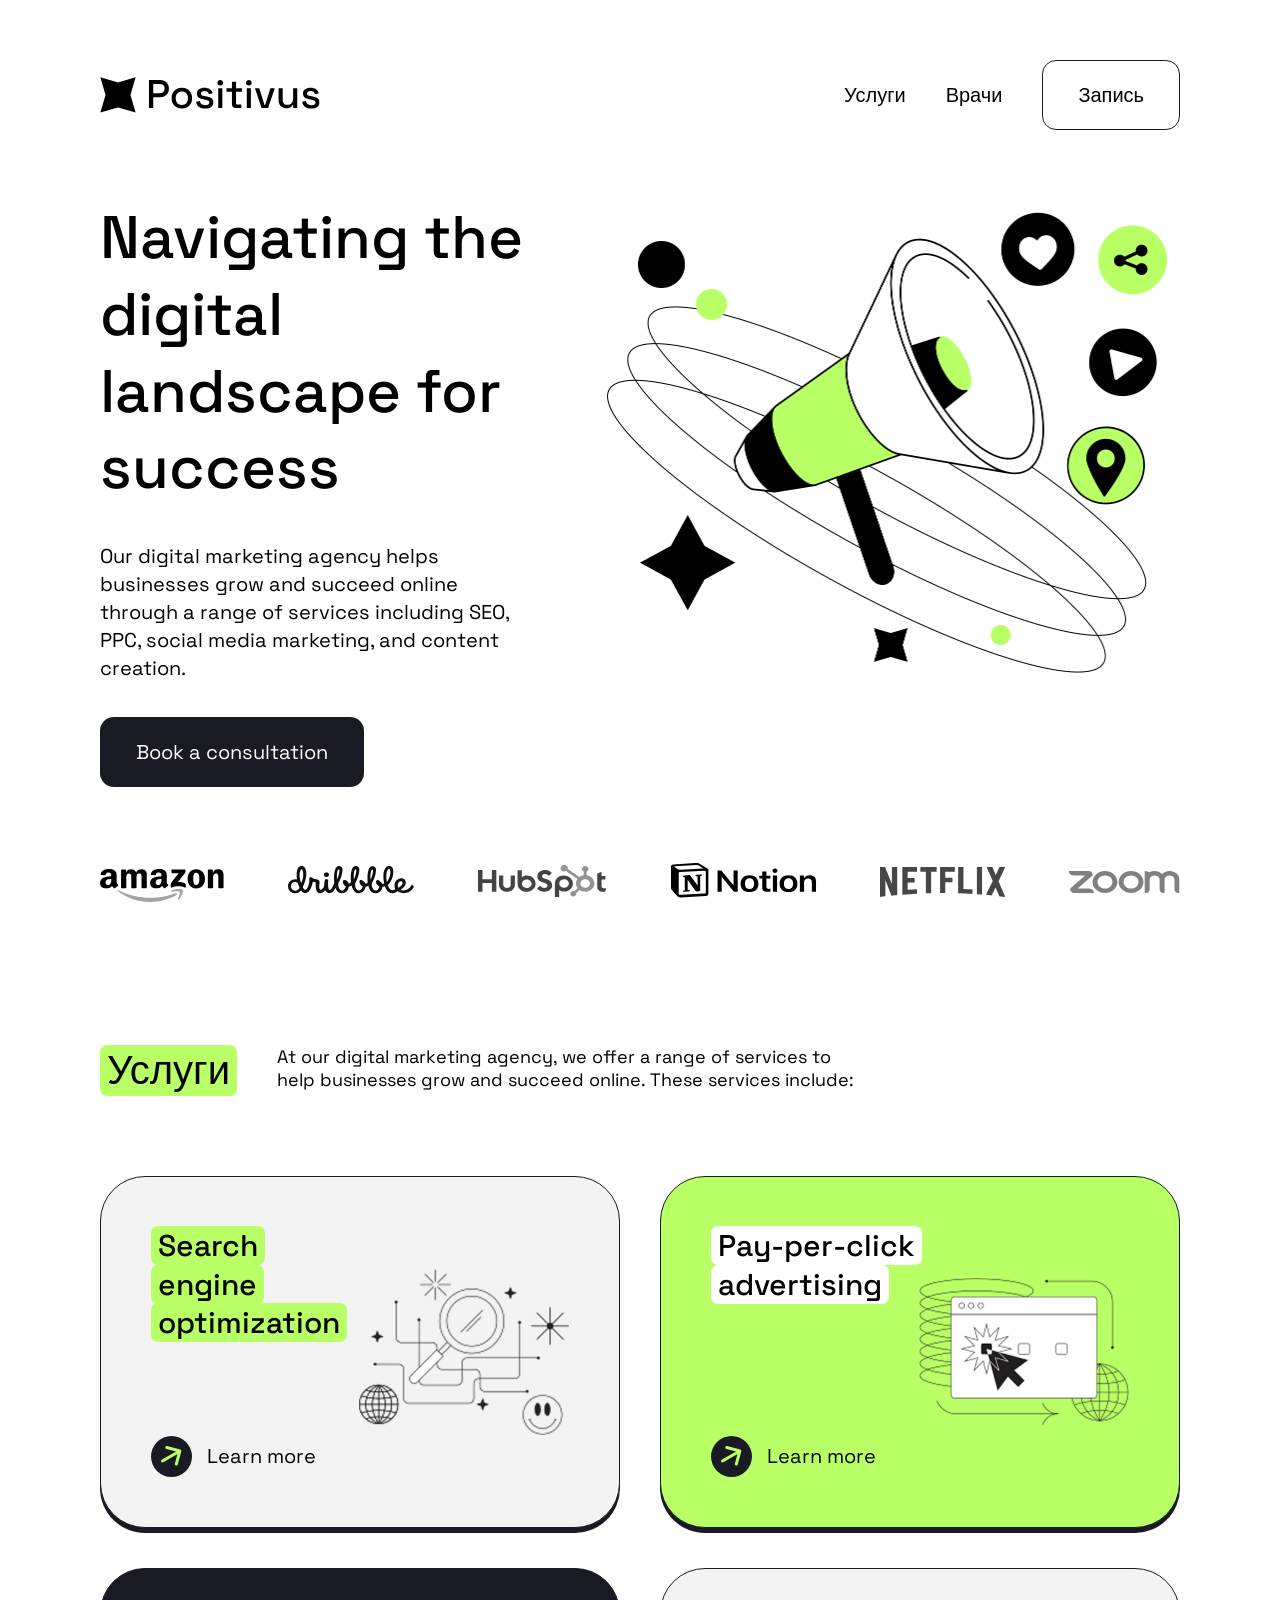
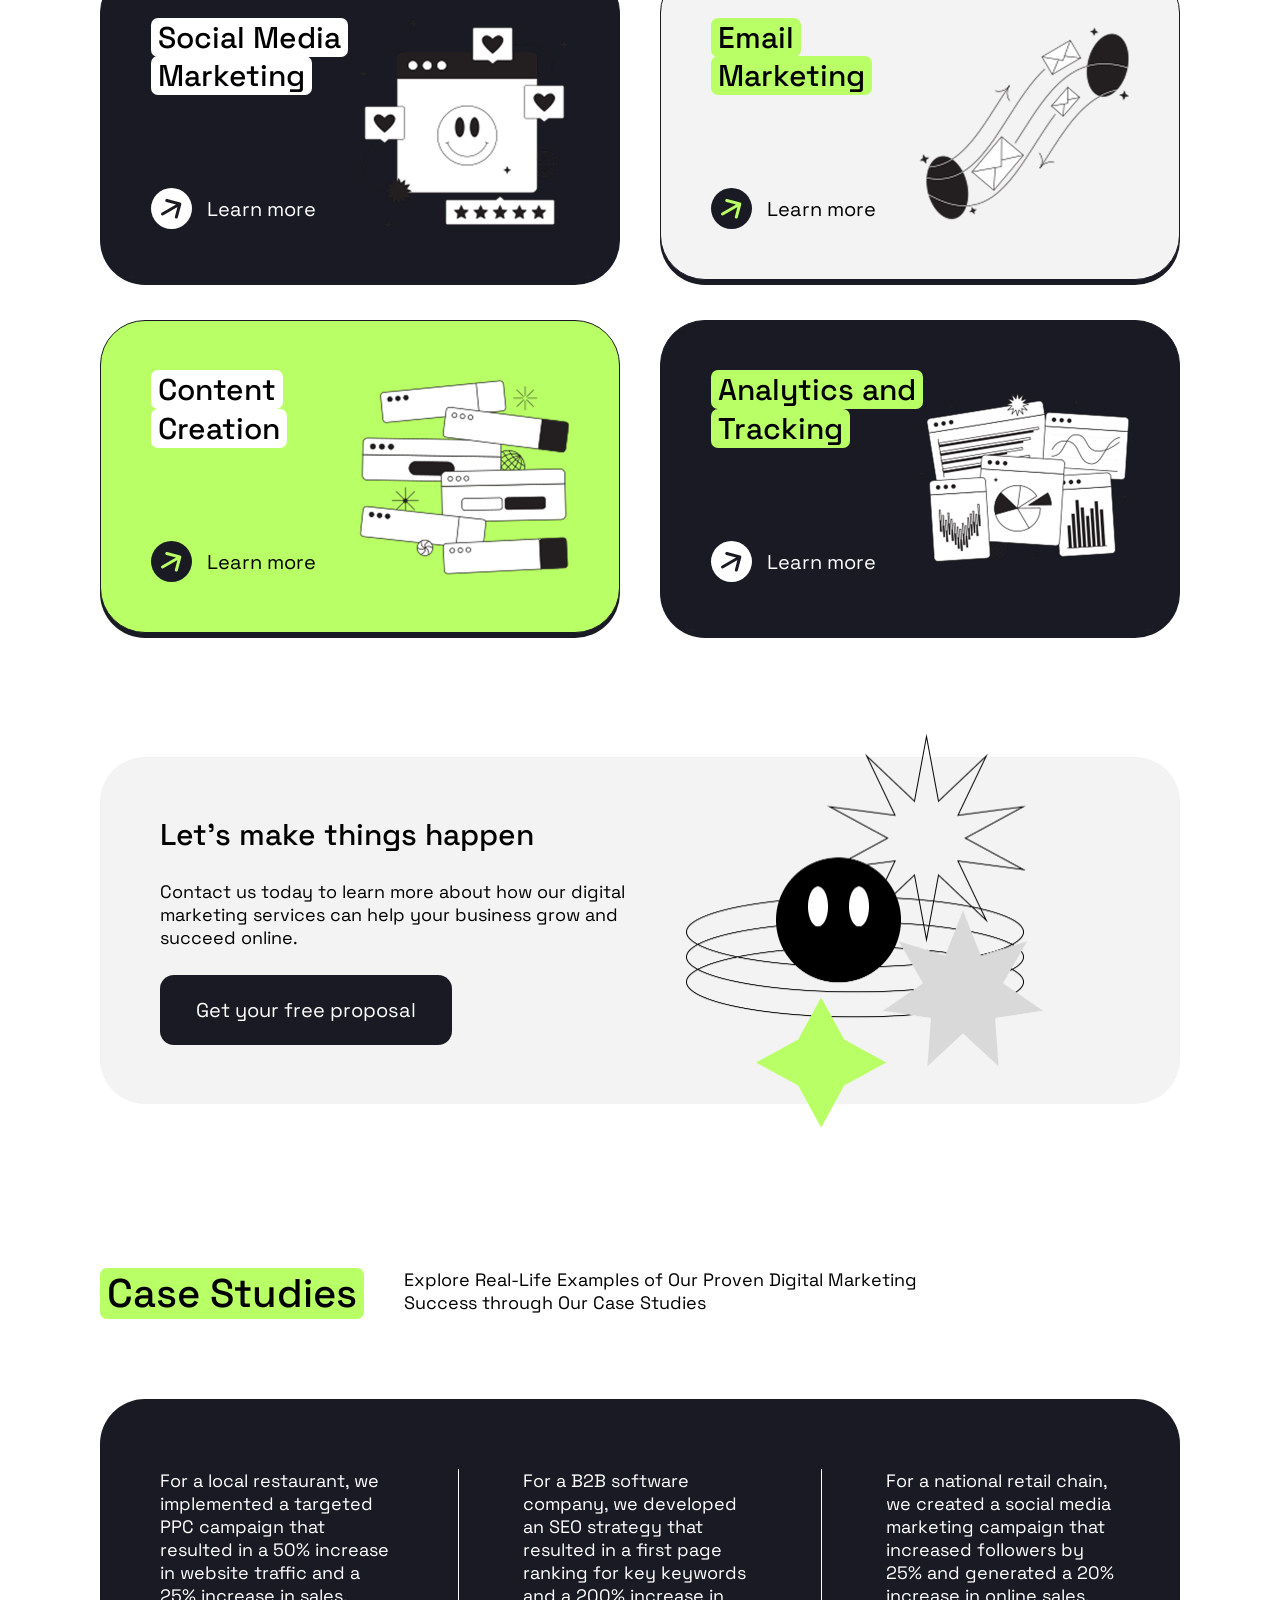
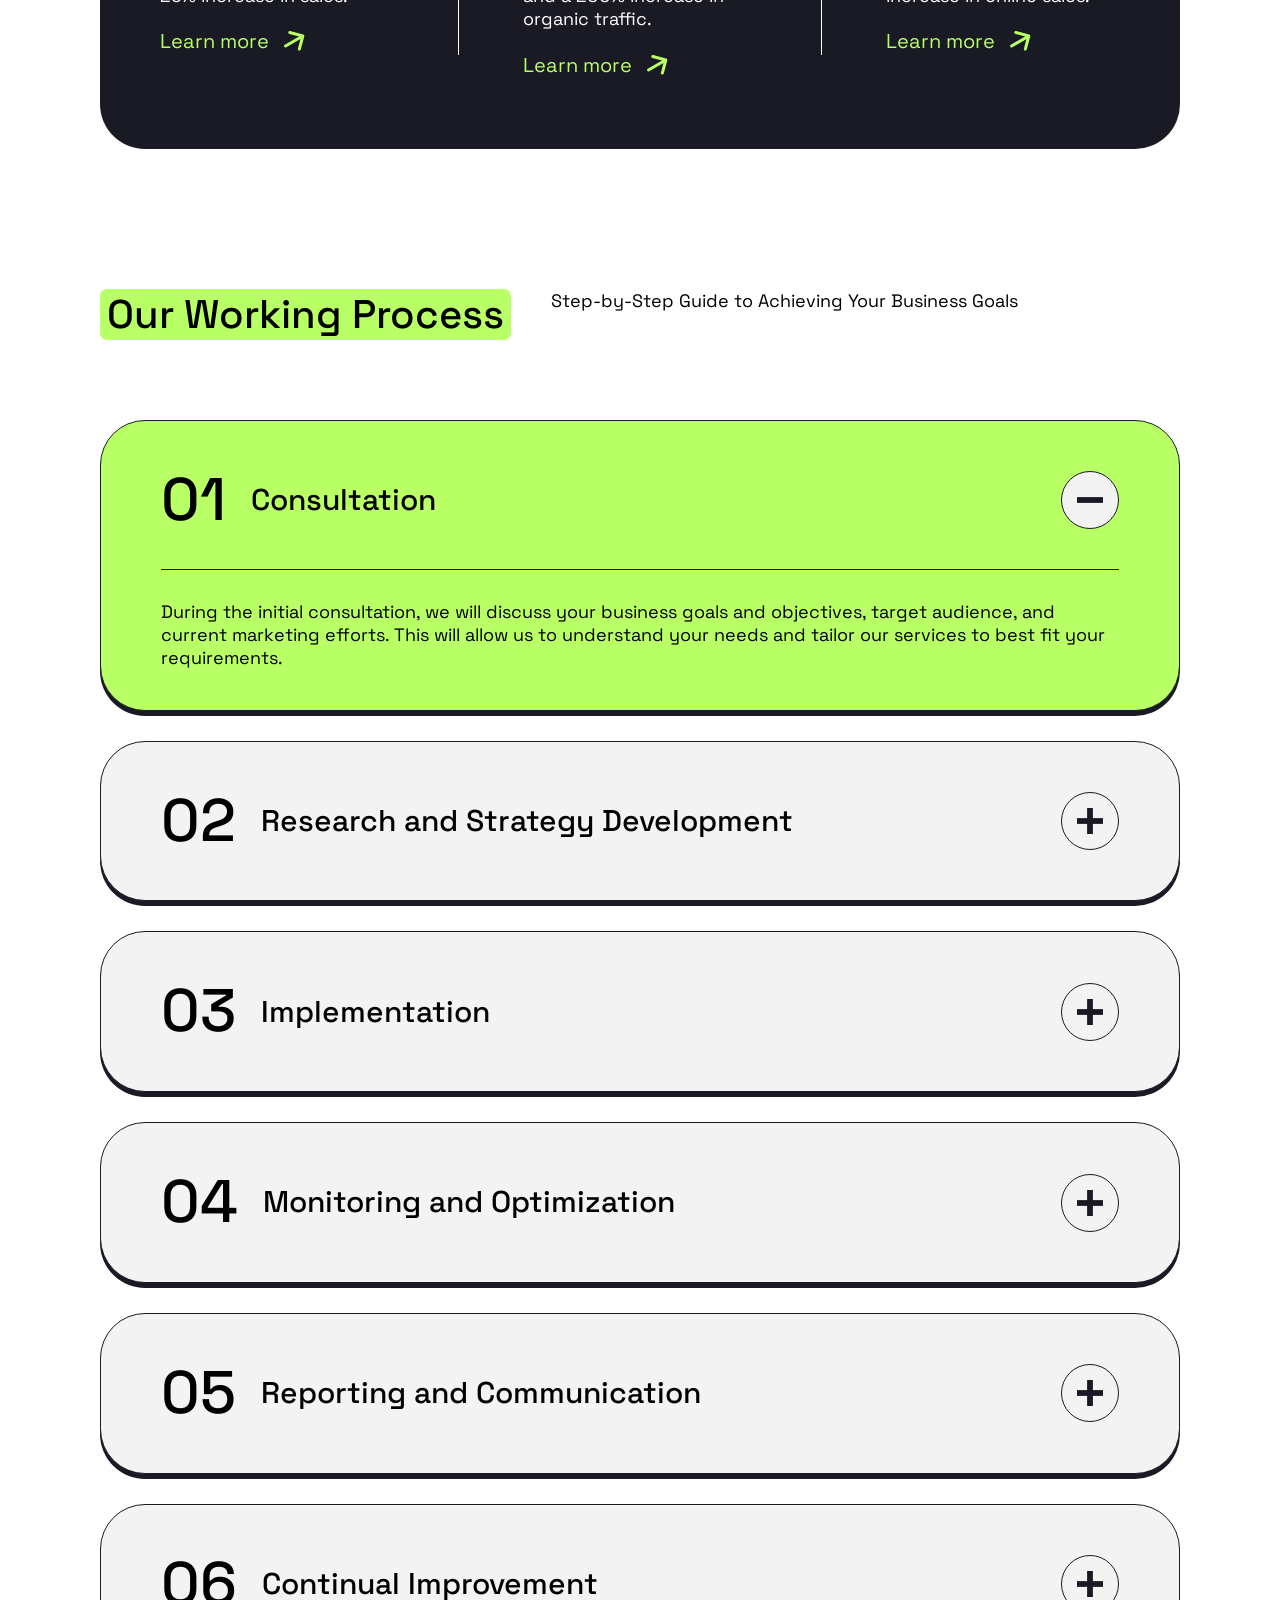
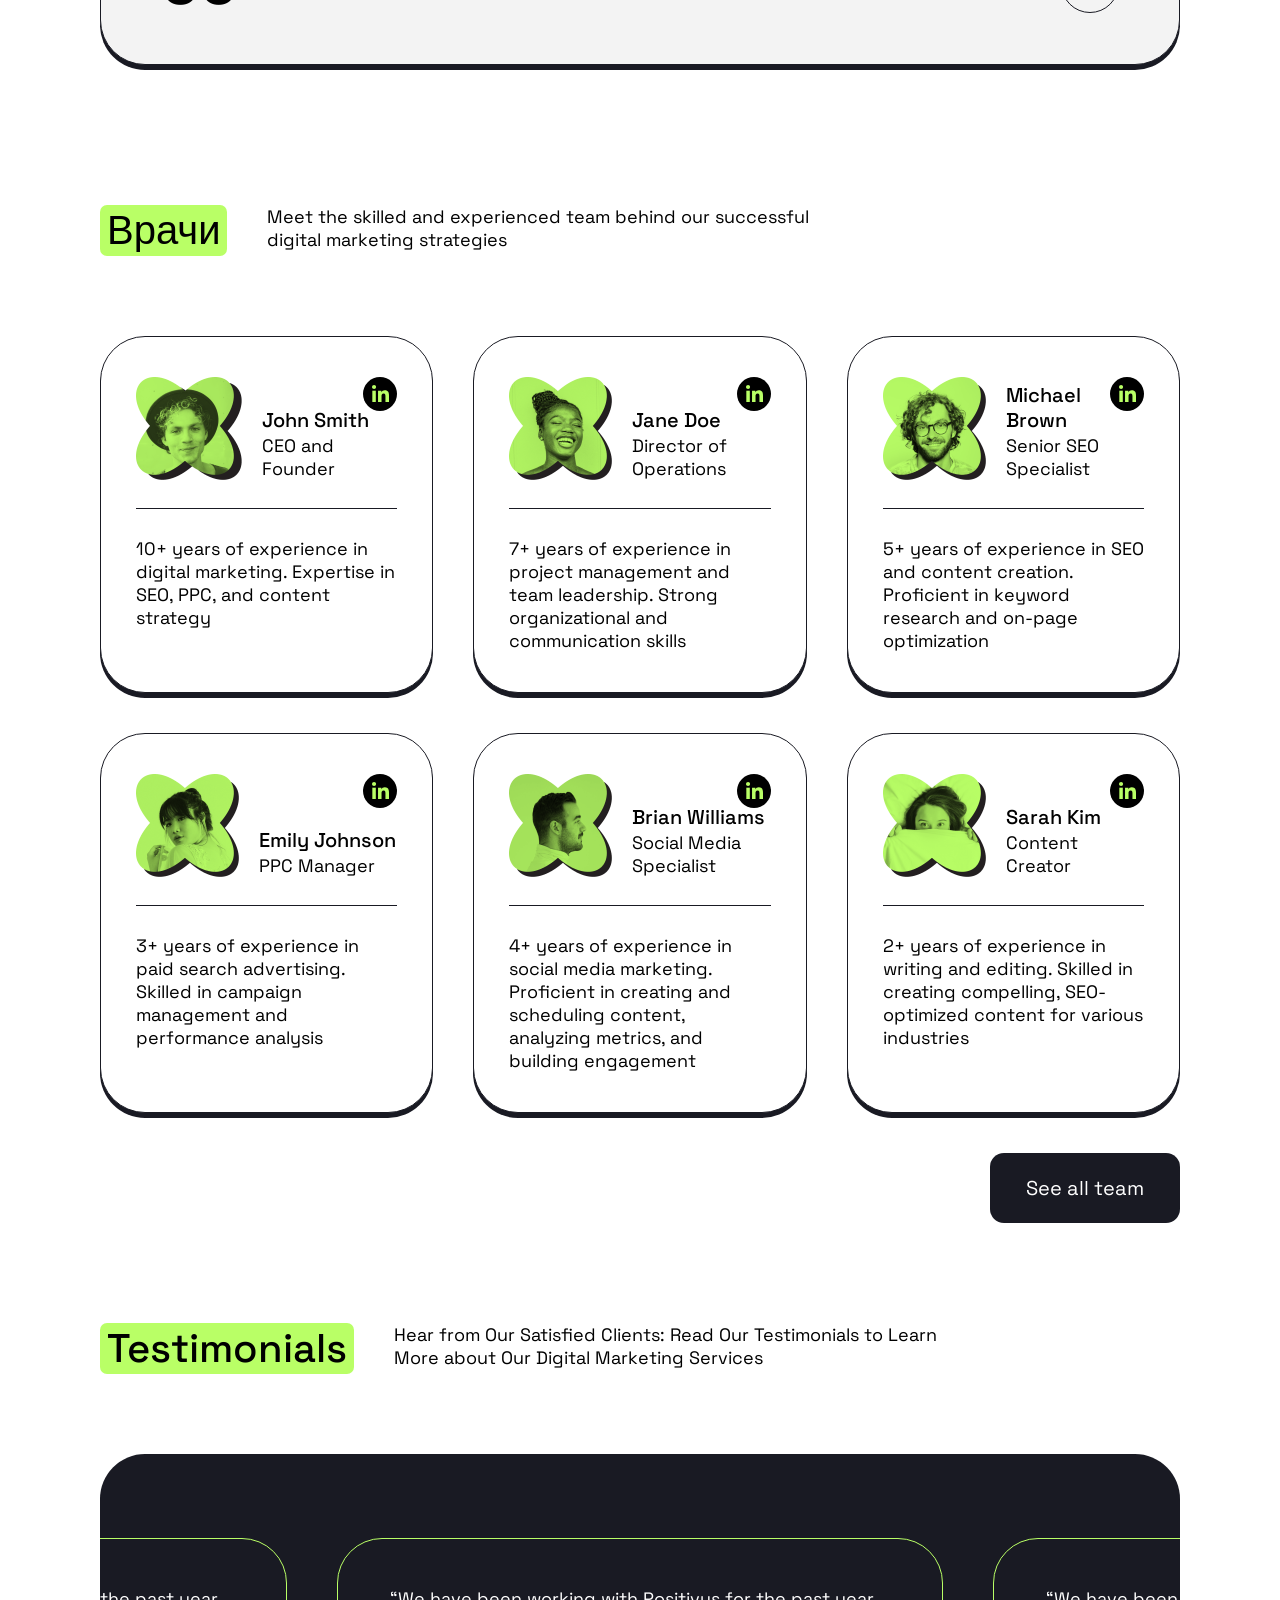
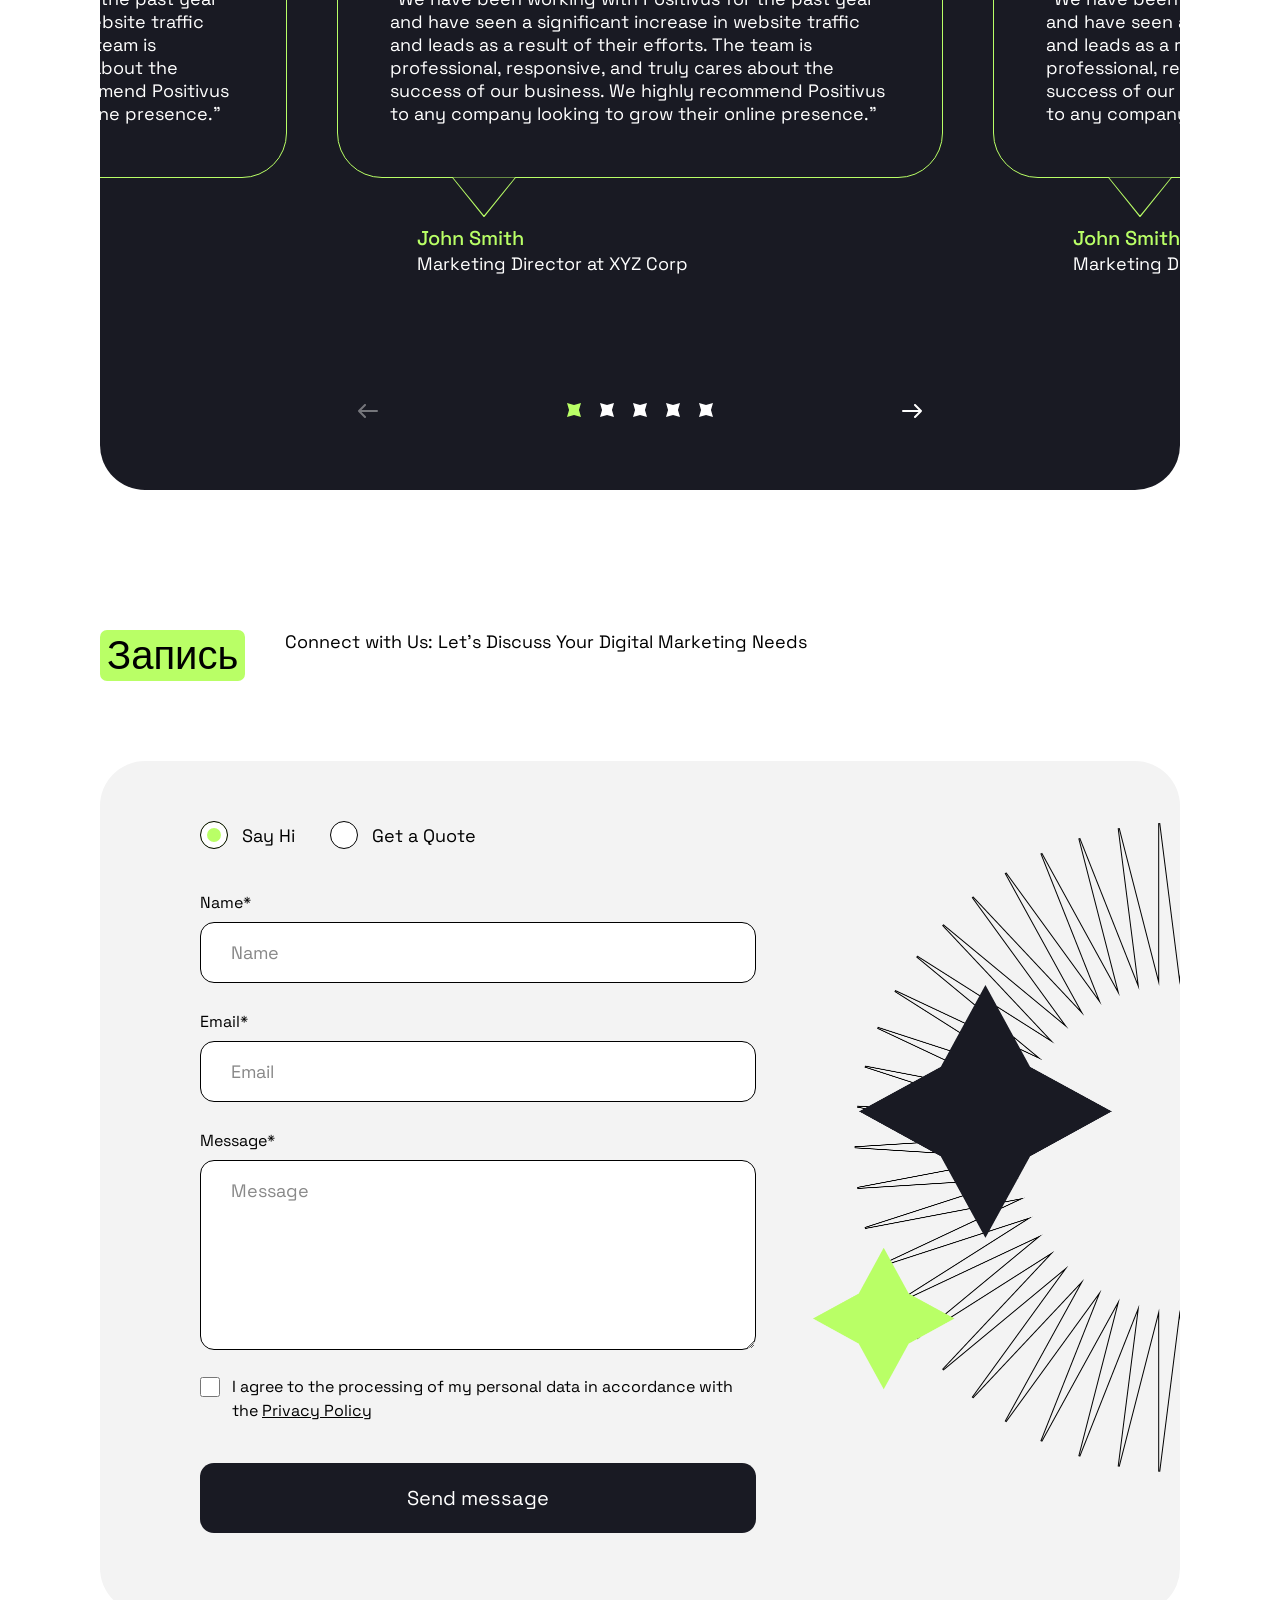
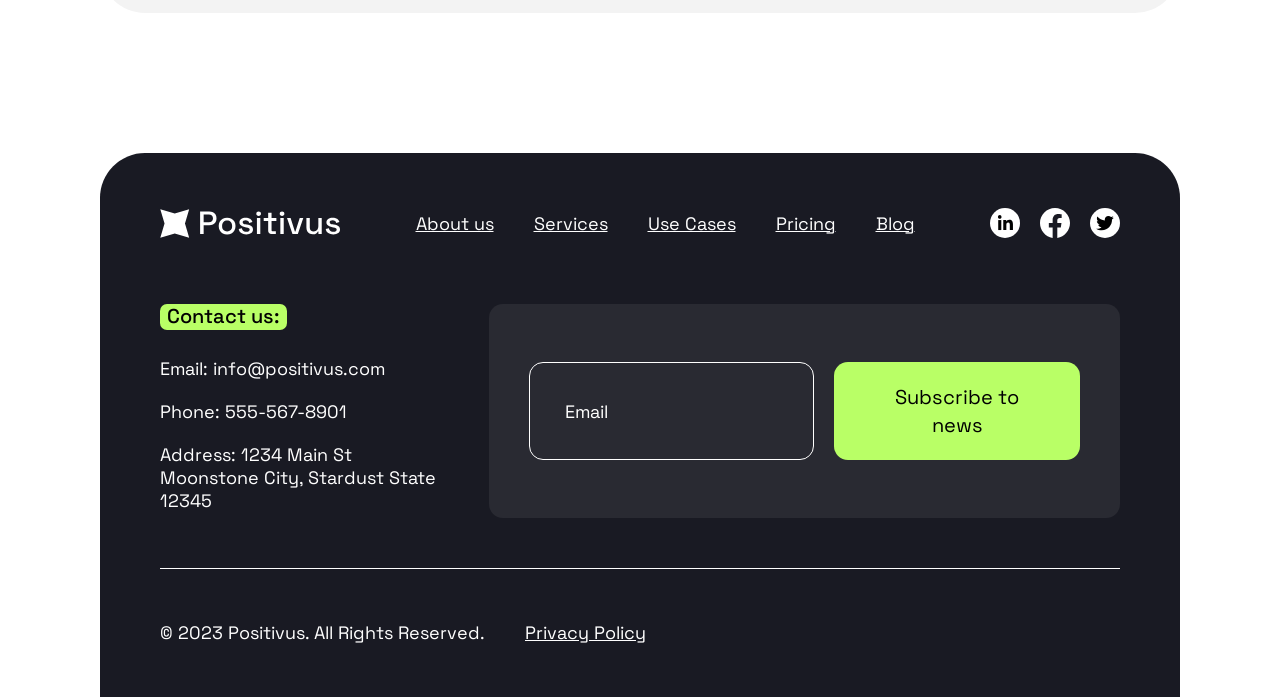
<file: index.html>
<!DOCTYPE html>
<html lang="en">
<head>
    <meta charset="UTF-8">
    <meta name="viewport" content="width=device-width, initial-scale=1.0">
    <meta name="description" content="Positivus is a digital marketing agency: SEO, PPC, social media marketing, email marketing and content creation.">
    <title>Positivus — digital marketing agency</title>
    <link rel="preconnect" href="https://fonts.googleapis.com">
    <link rel="preconnect" href="https://fonts.gstatic.com" crossorigin>
    <link href="https://fonts.googleapis.com/css2?family=Space+Grotesk:wght@300..700&display=swap" rel="stylesheet">
    <link rel="stylesheet" href="sources/styles/styles.css">
</head>
<body>
    <svg hidden aria-hidden="true" focusable="false">
        <symbol id="icon-arrow" viewBox="0 0 21 20">
            <path d="M0.75 13.6956C0.0325611 14.1098 -0.213252 15.0272 0.200962 15.7446C0.615175 16.4621 1.53256 16.7079 2.25 16.2937L1.5 14.9946L0.75 13.6956ZM1.5 14.9946L2.25 16.2937L19.5705 6.29367L18.8205 4.99463L18.0705 3.69559L0.75 13.6956L1.5 14.9946ZM20.2694 5.38286C20.4838 4.58266 20.0089 3.76015 19.2087 3.54574L6.16874 0.051683C5.36854 -0.16273 4.54603 0.312144 4.33162 1.11234C4.11721 1.91254 4.59208 2.73505 5.39228 2.94946L16.9834 6.05529L13.8776 17.6464C13.6631 18.4466 14.138 19.2691 14.9382 19.4835C15.7384 19.6979 16.5609 19.2231 16.7753 18.4229L20.2694 5.38286Z" fill="currentColor"/>
        </symbol>
        <symbol id="icon-star" viewBox="0 0 14 14">
            <path d="M7.0099 2.05941L14 0L11.9604 7.0099L14 14L7.0099 11.9604L0 14L2.05941 7.0099L0 0L7.0099 2.05941Z" fill="currentColor"/>
        </symbol>
        <symbol id="icon-arrow-left" viewBox="0 0 20 14">
            <path d="M19 7H1M7 1L1 7l6 6" fill="none" stroke="currentColor" stroke-width="2" stroke-linecap="round" stroke-linejoin="round"/>
        </symbol>
        <symbol id="icon-arrow-right" viewBox="0 0 20 14">
            <path d="M1 7h18M13 1l6 6-6 6" fill="none" stroke="currentColor" stroke-width="2" stroke-linecap="round" stroke-linejoin="round"/>
        </symbol>
    </svg>

    <header class="header container">
        <a class="header__logo" href="index.html"><img src="sources/images/logos/positivus-logo.svg" alt="Positivus" width="220" height="56"></a>
        <nav class="header__nav nav" aria-label="Main">
            <ul class="nav__list">
                <li class="nav__item"><a class="nav__link" href="services.html">Услуги</a></li>
                <li class="nav__item"><a class="nav__link" href="use-cases.html">Врачи</a></li>
            </ul>
        </nav>
        <a class="header__button button button_theme_outline" href="contact-us.html">Запись</a>
    </header>

    <main>
        <section class="introduction container">
            <h1 class="introduction__slogan">Navigating the digital landscape for success</h1>
            <p class="introduction__description">Our digital marketing agency helps businesses grow and succeed online through a range of services including SEO, PPC, social media marketing, and content creation.</p>
            <a class="introduction__button button button_theme_dark" href="#contact">Book a consultation</a>
            <img class="introduction__image" src="sources/images/pictures/megaphone.png" alt="" width="600" height="515">
        </section>

        <section class="logos container" aria-label="Logos of our clients">
            <ul class="logos__list">
                <li class="logos__item"><img class="logos__image" src="sources/images/logos/amazon-logo.svg" alt="Amazon" width="125" height="48"></li>
                <li class="logos__item"><img class="logos__image" src="sources/images/logos/dribbble-logo.svg" alt="Dribbble" width="127" height="48"></li>
                <li class="logos__item"><img class="logos__image" src="sources/images/logos/hubspot-logo.svg" alt="HubSpot" width="129" height="48"></li>
                <li class="logos__item"><img class="logos__image" src="sources/images/logos/notion-logo.svg" alt="Notion" width="146" height="48"></li>
                <li class="logos__item"><img class="logos__image" src="sources/images/logos/netflix-logo.svg" alt="Netflix" width="126" height="48"></li>
                <li class="logos__item"><img class="logos__image" src="sources/images/logos/zoom-logo.svg" alt="Zoom" width="111" height="48"></li>
            </ul>
        </section>

        <section class="services container" id="services">
            <div class="section-header">
                <h2 class="section-header__title">Услуги</h2>
                <p class="section-header__text">At our digital marketing agency, we offer a range of services to help businesses grow and succeed online. These services include:</p>
            </div>

            <ul class="services__list">
                <li class="services__item">
                    <article class="service-card service-card_theme_grey">
                        <h3 class="service-card__title"><span class="service-card__title-text">Search engine optimization</span></h3>
                        <img class="service-card__image" src="sources/images/pictures/search-engine-pic.png" alt="" width="210" height="170" loading="lazy">
                        <a class="service-card__link" href="#" aria-label="Learn more about Search engine optimization">
                            <span class="service-card__icon" aria-hidden="true"><svg width="21" height="20"><use href="#icon-arrow"></use></svg></span>
                            <span class="service-card__link-text">Learn more</span>
                        </a>
                    </article>
                </li>

                <li class="services__item">
                    <article class="service-card service-card_theme_green">
                        <h3 class="service-card__title"><span class="service-card__title-text">Pay-per-click advertising</span></h3>
                        <img class="service-card__image" src="sources/images/pictures/pay-per-click-pic.png" alt="" width="210" height="148" loading="lazy">
                        <a class="service-card__link" href="#" aria-label="Learn more about Pay-per-click advertising">
                            <span class="service-card__icon" aria-hidden="true"><svg width="21" height="20"><use href="#icon-arrow"></use></svg></span>
                            <span class="service-card__link-text">Learn more</span>
                        </a>
                    </article>
                </li>

                <li class="services__item">
                    <article class="service-card service-card_theme_dark">
                        <h3 class="service-card__title"><span class="service-card__title-text">Social Media Marketing</span></h3>
                        <img class="service-card__image" src="sources/images/pictures/social-media-pic.png" alt="" width="210" height="210" loading="lazy">
                        <a class="service-card__link" href="#" aria-label="Learn more about Social Media Marketing">
                            <span class="service-card__icon" aria-hidden="true"><svg width="21" height="20"><use href="#icon-arrow"></use></svg></span>
                            <span class="service-card__link-text">Learn more</span>
                        </a>
                    </article>
                </li>

                <li class="services__item">
                    <article class="service-card service-card_theme_grey">
                        <h3 class="service-card__title"><span class="service-card__title-text">Email Marketing</span></h3>
                        <img class="service-card__image" src="sources/images/pictures/email-marketing-pic.png" alt="" width="210" height="193" loading="lazy">
                        <a class="service-card__link" href="#" aria-label="Learn more about Email Marketing">
                            <span class="service-card__icon" aria-hidden="true"><svg width="21" height="20"><use href="#icon-arrow"></use></svg></span>
                            <span class="service-card__link-text">Learn more</span>
                        </a>
                    </article>
                </li>

                <li class="services__item">
                    <article class="service-card service-card_theme_green">
                        <h3 class="service-card__title"><span class="service-card__title-text">Content Creation</span></h3>
                        <img class="service-card__image" src="sources/images/pictures/content-creation-pic.png" alt="" width="210" height="196" loading="lazy">
                        <a class="service-card__link" href="#" aria-label="Learn more about Content Creation">
                            <span class="service-card__icon" aria-hidden="true"><svg width="21" height="20"><use href="#icon-arrow"></use></svg></span>
                            <span class="service-card__link-text">Learn more</span>
                        </a>
                    </article>
                </li>

                <li class="services__item">
                    <article class="service-card service-card_theme_dark service-card_label_green">
                        <h3 class="service-card__title"><span class="service-card__title-text">Analytics and Tracking</span></h3>
                        <img class="service-card__image" src="sources/images/pictures/analytics-tracking-pic.png" alt="" width="210" height="170" loading="lazy">
                        <a class="service-card__link" href="#" aria-label="Learn more about Analytics and Tracking">
                            <span class="service-card__icon" aria-hidden="true"><svg width="21" height="20"><use href="#icon-arrow"></use></svg></span>
                            <span class="service-card__link-text">Learn more</span>
                        </a>
                    </article>
                </li>
            </ul>
        </section>

        <section class="proposal container">
            <div class="proposal__box">
                <h2 class="proposal__title">Let’s make things happen</h2>
                <p class="proposal__description">Contact us today to learn more about how our digital marketing services can help your business grow and succeed online.</p>
                <a class="proposal__button button button_theme_dark" href="#contact">Get your free proposal</a>
                <img class="proposal__image" src="sources/images/pictures/proposal-box-pic.png" alt="" width="494" height="394" loading="lazy">
            </div>
        </section>

        <section class="case-studies container" id="case-studies">
            <div class="section-header">
                <h2 class="section-header__title">Case Studies</h2>
                <p class="section-header__text">Explore Real-Life Examples of Our Proven Digital Marketing Success through Our Case Studies</p>
            </div>

            <ul class="case-studies__list">
                <li class="case-studies__item">
                    <p class="case-studies__text">For a local restaurant, we implemented a targeted PPC campaign that resulted in a 50% increase in website traffic and a 25% increase in sales.</p>
                    <a class="case-studies__link" href="#" aria-label="Learn more about the case study for a local restaurant">
                        <span class="case-studies__link-text">Learn more</span>
                        <svg class="case-studies__icon" width="21" height="20" aria-hidden="true"><use href="#icon-arrow"></use></svg>
                    </a>
                </li>

                <li class="case-studies__item">
                    <p class="case-studies__text">For a B2B software company, we developed an SEO strategy that resulted in a first page ranking for key keywords and a 200% increase in organic traffic.</p>
                    <a class="case-studies__link" href="#" aria-label="Learn more about the case study for a B2B software company">
                        <span class="case-studies__link-text">Learn more</span>
                        <svg class="case-studies__icon" width="21" height="20" aria-hidden="true"><use href="#icon-arrow"></use></svg>
                    </a>
                </li>

                <li class="case-studies__item">
                    <p class="case-studies__text">For a national retail chain, we created a social media marketing campaign that increased followers by 25% and generated a 20% increase in online sales.</p>
                    <a class="case-studies__link" href="#" aria-label="Learn more about the case study for a national retail chain">
                        <span class="case-studies__link-text">Learn more</span>
                        <svg class="case-studies__icon" width="21" height="20" aria-hidden="true"><use href="#icon-arrow"></use></svg>
                    </a>
                </li>
            </ul>
        </section>

        <section class="working-process container" id="working-process">
            <div class="section-header">
                <h2 class="section-header__title">Our Working Process</h2>
                <p class="section-header__text">Step-by-Step Guide to Achieving Your Business Goals</p>
            </div>

            <ol class="working-process__list">
                <li class="working-process__item">
                    <details class="process-card" open>
                        <summary class="process-card__summary">
                            <span class="process-card__number">01</span>
                            <h3 class="process-card__title">Consultation</h3>
                            <span class="process-card__toggle" aria-hidden="true">
                                <svg class="process-card__icon" width="26" height="26" viewBox="0 0 26 26">
                                    <path d="M0 13h26" stroke="currentColor" stroke-width="5.8"/>
                                    <path class="process-card__line-vertical" d="M13 0v26" stroke="currentColor" stroke-width="5.8"/>
                                </svg>
                            </span>
                        </summary>
                        <p class="process-card__text">During the initial consultation, we will discuss your business goals and objectives, target audience, and current marketing efforts. This will allow us to understand your needs and tailor our services to best fit your requirements.</p>
                    </details>
                </li>

                <li class="working-process__item">
                    <details class="process-card">
                        <summary class="process-card__summary">
                            <span class="process-card__number">02</span>
                            <h3 class="process-card__title">Research and Strategy Development</h3>
                            <span class="process-card__toggle" aria-hidden="true">
                                <svg class="process-card__icon" width="26" height="26" viewBox="0 0 26 26">
                                    <path d="M0 13h26" stroke="currentColor" stroke-width="5.8"/>
                                    <path class="process-card__line-vertical" d="M13 0v26" stroke="currentColor" stroke-width="5.8"/>
                                </svg>
                            </span>
                        </summary>
                        <p class="process-card__text">We research your industry, competitors, and target audience, and use the results to build a marketing strategy that matches your goals and budget.</p>
                    </details>
                </li>

                <li class="working-process__item">
                    <details class="process-card">
                        <summary class="process-card__summary">
                            <span class="process-card__number">03</span>
                            <h3 class="process-card__title">Implementation</h3>
                            <span class="process-card__toggle" aria-hidden="true">
                                <svg class="process-card__icon" width="26" height="26" viewBox="0 0 26 26">
                                    <path d="M0 13h26" stroke="currentColor" stroke-width="5.8"/>
                                    <path class="process-card__line-vertical" d="M13 0v26" stroke="currentColor" stroke-width="5.8"/>
                                </svg>
                            </span>
                        </summary>
                        <p class="process-card__text">We put the strategy into action: launching campaigns, optimizing your website, and creating content across the agreed channels.</p>
                    </details>
                </li>

                <li class="working-process__item">
                    <details class="process-card">
                        <summary class="process-card__summary">
                            <span class="process-card__number">04</span>
                            <h3 class="process-card__title">Monitoring and Optimization</h3>
                            <span class="process-card__toggle" aria-hidden="true">
                                <svg class="process-card__icon" width="26" height="26" viewBox="0 0 26 26">
                                    <path d="M0 13h26" stroke="currentColor" stroke-width="5.8"/>
                                    <path class="process-card__line-vertical" d="M13 0v26" stroke="currentColor" stroke-width="5.8"/>
                                </svg>
                            </span>
                        </summary>
                        <p class="process-card__text">We track key metrics and adjust campaigns to improve results and get the most out of your budget.</p>
                    </details>
                </li>

                <li class="working-process__item">
                    <details class="process-card">
                        <summary class="process-card__summary">
                            <span class="process-card__number">05</span>
                            <h3 class="process-card__title">Reporting and Communication</h3>
                            <span class="process-card__toggle" aria-hidden="true">
                                <svg class="process-card__icon" width="26" height="26" viewBox="0 0 26 26">
                                    <path d="M0 13h26" stroke="currentColor" stroke-width="5.8"/>
                                    <path class="process-card__line-vertical" d="M13 0v26" stroke="currentColor" stroke-width="5.8"/>
                                </svg>
                            </span>
                        </summary>
                        <p class="process-card__text">You receive regular reports with clear numbers and recommendations, and we stay in touch to answer your questions.</p>
                    </details>
                </li>

                <li class="working-process__item">
                    <details class="process-card">
                        <summary class="process-card__summary">
                            <span class="process-card__number">06</span>
                            <h3 class="process-card__title">Continual Improvement</h3>
                            <span class="process-card__toggle" aria-hidden="true">
                                <svg class="process-card__icon" width="26" height="26" viewBox="0 0 26 26">
                                    <path d="M0 13h26" stroke="currentColor" stroke-width="5.8"/>
                                    <path class="process-card__line-vertical" d="M13 0v26" stroke="currentColor" stroke-width="5.8"/>
                                </svg>
                            </span>
                        </summary>
                        <p class="process-card__text">We keep testing new ideas and refining the strategy so your results keep growing over time.</p>
                    </details>
                </li>
            </ol>
        </section>

        <section class="team container" id="team">
            <div class="section-header">
                <h2 class="section-header__title">Врачи</h2>
                <p class="section-header__text">Meet the skilled and experienced team behind our successful digital marketing strategies</p>
            </div>

            <ul class="team__list">
                <li class="team__item">
                    <article class="team-card">
                        <div class="team-card__person">
                            <img class="team-card__photo" src="sources/images/team/first-team-member-pic.png" alt="" width="106" height="103" loading="lazy">
                            <div class="team-card__info">
                                <h3 class="team-card__name">John Smith</h3>
                                <p class="team-card__position">CEO and Founder</p>
                            </div>
                            <a class="team-card__social" href="#"><img src="sources/images/icons/linkedin-icon.svg" alt="John Smith on LinkedIn" width="34" height="34"></a>
                        </div>
                        <p class="team-card__bio">10+ years of experience in digital marketing. Expertise in SEO, PPC, and content strategy</p>
                    </article>
                </li>

                <li class="team__item">
                    <article class="team-card">
                        <div class="team-card__person">
                            <img class="team-card__photo" src="sources/images/team/second-team-member-pic.png" alt="" width="103" height="103" loading="lazy">
                            <div class="team-card__info">
                                <h3 class="team-card__name">Jane Doe</h3>
                                <p class="team-card__position">Director of Operations</p>
                            </div>
                            <a class="team-card__social" href="#"><img src="sources/images/icons/linkedin-icon.svg" alt="Jane Doe on LinkedIn" width="34" height="34"></a>
                        </div>
                        <p class="team-card__bio">7+ years of experience in project management and team leadership. Strong organizational and communication skills</p>
                    </article>
                </li>

                <li class="team__item">
                    <article class="team-card">
                        <div class="team-card__person">
                            <img class="team-card__photo" src="sources/images/team/third-team-member-pic.png" alt="" width="103" height="103" loading="lazy">
                            <div class="team-card__info">
                                <h3 class="team-card__name">Michael Brown</h3>
                                <p class="team-card__position">Senior SEO Specialist</p>
                            </div>
                            <a class="team-card__social" href="#"><img src="sources/images/icons/linkedin-icon.svg" alt="Michael Brown on LinkedIn" width="34" height="34"></a>
                        </div>
                        <p class="team-card__bio">5+ years of experience in SEO and content creation. Proficient in keyword research and on-page optimization</p>
                    </article>
                </li>

                <li class="team__item">
                    <article class="team-card">
                        <div class="team-card__person">
                            <img class="team-card__photo" src="sources/images/team/fourth-team-member-pic.png" alt="" width="103" height="103" loading="lazy">
                            <div class="team-card__info">
                                <h3 class="team-card__name">Emily Johnson</h3>
                                <p class="team-card__position">PPC Manager</p>
                            </div>
                            <a class="team-card__social" href="#"><img src="sources/images/icons/linkedin-icon.svg" alt="Emily Johnson on LinkedIn" width="34" height="34"></a>
                        </div>
                        <p class="team-card__bio">3+ years of experience in paid search advertising. Skilled in campaign management and performance analysis</p>
                    </article>
                </li>

                <li class="team__item">
                    <article class="team-card">
                        <div class="team-card__person">
                            <img class="team-card__photo" src="sources/images/team/fifth-team-member-pic.png" alt="" width="103" height="103" loading="lazy">
                            <div class="team-card__info">
                                <h3 class="team-card__name">Brian Williams</h3>
                                <p class="team-card__position">Social Media Specialist</p>
                            </div>
                            <a class="team-card__social" href="#"><img src="sources/images/icons/linkedin-icon.svg" alt="Brian Williams on LinkedIn" width="34" height="34"></a>
                        </div>
                        <p class="team-card__bio">4+ years of experience in social media marketing. Proficient in creating and scheduling content, analyzing metrics, and building engagement</p>
                    </article>
                </li>

                <li class="team__item">
                    <article class="team-card">
                        <div class="team-card__person">
                            <img class="team-card__photo" src="sources/images/team/sixth-team-member-pic.png" alt="" width="103" height="103" loading="lazy">
                            <div class="team-card__info">
                                <h3 class="team-card__name">Sarah Kim</h3>
                                <p class="team-card__position">Content Creator</p>
                            </div>
                            <a class="team-card__social" href="#"><img src="sources/images/icons/linkedin-icon.svg" alt="Sarah Kim on LinkedIn" width="34" height="34"></a>
                        </div>
                        <p class="team-card__bio">2+ years of experience in writing and editing. Skilled in creating compelling, SEO-optimized content for various industries</p>
                    </article>
                </li>
            </ul>

            <a class="team__button button button_theme_dark" href="#">See all team</a>
        </section>

        <section class="testimonials container" id="testimonials">
            <div class="section-header">
                <h2 class="section-header__title">Testimonials</h2>
                <p class="section-header__text">Hear from Our Satisfied Clients: Read Our Testimonials to Learn More about Our Digital Marketing Services</p>
            </div>

            <div class="testimonials__box">
                <ul class="testimonials__list">
                    <li class="testimonials__item">
                        <figure class="testimonial">
                            <blockquote class="testimonial__quote">
                                <p class="testimonial__text">“We have been working with Positivus for the past year and have seen a significant increase in website traffic and leads as a result of their efforts. The team is professional, responsive, and truly cares about the success of our business. We highly recommend Positivus to any company looking to grow their online presence.”</p>
                            </blockquote>
                            <figcaption class="testimonial__author">
                                <span class="testimonial__name">John Smith</span>
                                <span class="testimonial__position">Marketing Director at XYZ Corp</span>
                            </figcaption>
                        </figure>
                    </li>

                    <li class="testimonials__item">
                        <figure class="testimonial">
                            <blockquote class="testimonial__quote">
                                <p class="testimonial__text">“We have been working with Positivus for the past year and have seen a significant increase in website traffic and leads as a result of their efforts. The team is professional, responsive, and truly cares about the success of our business. We highly recommend Positivus to any company looking to grow their online presence.”</p>
                            </blockquote>
                            <figcaption class="testimonial__author">
                                <span class="testimonial__name">John Smith</span>
                                <span class="testimonial__position">Marketing Director at XYZ Corp</span>
                            </figcaption>
                        </figure>
                    </li>

                    <li class="testimonials__item">
                        <figure class="testimonial">
                            <blockquote class="testimonial__quote">
                                <p class="testimonial__text">“We have been working with Positivus for the past year and have seen a significant increase in website traffic and leads as a result of their efforts. The team is professional, responsive, and truly cares about the success of our business. We highly recommend Positivus to any company looking to grow their online presence.”</p>
                            </blockquote>
                            <figcaption class="testimonial__author">
                                <span class="testimonial__name">John Smith</span>
                                <span class="testimonial__position">Marketing Director at XYZ Corp</span>
                            </figcaption>
                        </figure>
                    </li>
                </ul>

                <div class="testimonials__controls">
                    <button class="slider-arrow" type="button" aria-label="Previous testimonial" disabled>
                        <svg width="20" height="14" aria-hidden="true"><use href="#icon-arrow-left"></use></svg>
                    </button>
                    <ul class="testimonials__pagination">
                        <li><button class="slider-dot" type="button" aria-label="Testimonial 1" aria-current="true"><svg width="14" height="14" aria-hidden="true"><use href="#icon-star"></use></svg></button></li>
                        <li><button class="slider-dot" type="button" aria-label="Testimonial 2"><svg width="14" height="14" aria-hidden="true"><use href="#icon-star"></use></svg></button></li>
                        <li><button class="slider-dot" type="button" aria-label="Testimonial 3"><svg width="14" height="14" aria-hidden="true"><use href="#icon-star"></use></svg></button></li>
                        <li><button class="slider-dot" type="button" aria-label="Testimonial 4"><svg width="14" height="14" aria-hidden="true"><use href="#icon-star"></use></svg></button></li>
                        <li><button class="slider-dot" type="button" aria-label="Testimonial 5"><svg width="14" height="14" aria-hidden="true"><use href="#icon-star"></use></svg></button></li>
                    </ul>
                    <button class="slider-arrow" type="button" aria-label="Next testimonial">
                        <svg width="20" height="14" aria-hidden="true"><use href="#icon-arrow-right"></use></svg>
                    </button>
                </div>
            </div>
        </section>

        <section class="contact-us container" id="contact">
            <div class="section-header">
                <h2 class="section-header__title">Запись</h2>
                <p class="section-header__text">Connect with Us: Let’s Discuss Your Digital Marketing Needs</p>
            </div>

            <div class="contact-us__box">
                <form class="contact-form" action="#" method="post" name="contact-form">
                    <fieldset class="contact-form__request-type">
                        <legend class="visually-hidden">Request type</legend>
                        <label class="radio">
                            <input class="radio__input" type="radio" name="request-type" value="say-hi" checked>
                            <span class="radio__text">Say Hi</span>
                        </label>
                        <label class="radio">
                            <input class="radio__input" type="radio" name="request-type" value="get-quote">
                            <span class="radio__text">Get a Quote</span>
                        </label>
                    </fieldset>

                    <div class="field">
                        <label class="field__label" for="contact-name">Name<span class="field__required" aria-hidden="true">*</span></label>
                        <input class="field__input" type="text" id="contact-name" name="name" placeholder="Name" autocomplete="name" required>
                    </div>

                    <div class="field">
                        <label class="field__label" for="contact-email">Email<span class="field__required" aria-hidden="true">*</span></label>
                        <input class="field__input" type="email" id="contact-email" name="email" placeholder="Email" autocomplete="email" required>
                    </div>

                    <div class="field">
                        <label class="field__label" for="contact-message">Message<span class="field__required" aria-hidden="true">*</span></label>
                        <textarea class="field__input field__input_type_textarea" id="contact-message" name="message" placeholder="Message" rows="5" required></textarea>
                    </div>

                    <label class="checkbox">
                        <input class="checkbox__input" type="checkbox" name="privacy" required>
                        <span class="checkbox__text">I agree to the processing of my personal data in accordance with the <a class="checkbox__link" href="#">Privacy Policy</a></span>
                    </label>

                    <button class="contact-form__button button button_theme_dark" type="submit">Send message</button>
                </form>

                <img class="contact-us__image" src="sources/images/pictures/contact-us-pic.png" alt="" width="692" height="648" loading="lazy">
            </div>
        </section>
    </main>

    <footer class="footer container">
        <div class="footer__content">
            <div class="footer__top">
                <a class="footer__logo" href="#"><img src="sources/images/logos/positivus-logo-white.svg" alt="Positivus" width="180" height="29"></a>
                <nav class="footer__nav nav nav_theme_dark" aria-label="Footer">
                    <ul class="nav__list">
                        <li class="nav__item"><a class="nav__link" href="#">About us</a></li>
                        <li class="nav__item"><a class="nav__link" href="#services">Services</a></li>
                        <li class="nav__item"><a class="nav__link" href="#case-studies">Use Cases</a></li>
                        <li class="nav__item"><a class="nav__link" href="#">Pricing</a></li>
                        <li class="nav__item"><a class="nav__link" href="#">Blog</a></li>
                    </ul>
                </nav>
                <ul class="footer__social">
                    <li class="footer__social-item"><a href="#"><img src="sources/images/icons/linkedin-icon-white.svg" alt="Positivus on LinkedIn" width="30" height="30"></a></li>
                    <li class="footer__social-item"><a href="#"><img src="sources/images/icons/facebook-icon.svg" alt="Positivus on Facebook" width="30" height="30"></a></li>
                    <li class="footer__social-item"><a href="#"><img src="sources/images/icons/twitter-icon.svg" alt="Positivus on Twitter" width="30" height="30"></a></li>
                </ul>
            </div>

            <div class="footer__middle">
                <div class="footer__contacts">
                    <h2 class="footer__title">Contact us:</h2>
                    <address class="footer__address">
                        <p class="footer__text">Email: <a class="footer__link" href="mailto:info@positivus.com">info@positivus.com</a></p>
                        <p class="footer__text">Phone: <a class="footer__link" href="tel:+15555678901">555-567-8901</a></p>
                        <p class="footer__text">Address: 1234 Main St<br>Moonstone City, Stardust State 12345</p>
                    </address>
                </div>

                <form class="subscription" action="#" method="post" name="subscription-form">
                    <label class="visually-hidden" for="subscription-email">Email</label>
                    <input class="subscription__input" type="email" id="subscription-email" name="email" placeholder="Email" autocomplete="email" required>
                    <button class="subscription__button button button_theme_green" type="submit">Subscribe to news</button>
                </form>
            </div>

            <div class="footer__bottom">
                <p class="footer__copyright">© 2023 Positivus. All Rights Reserved.</p>
                <a class="footer__link footer__link_underline" href="#">Privacy Policy</a>
            </div>
        </div>
    </footer>
</body>
</html>
</file>
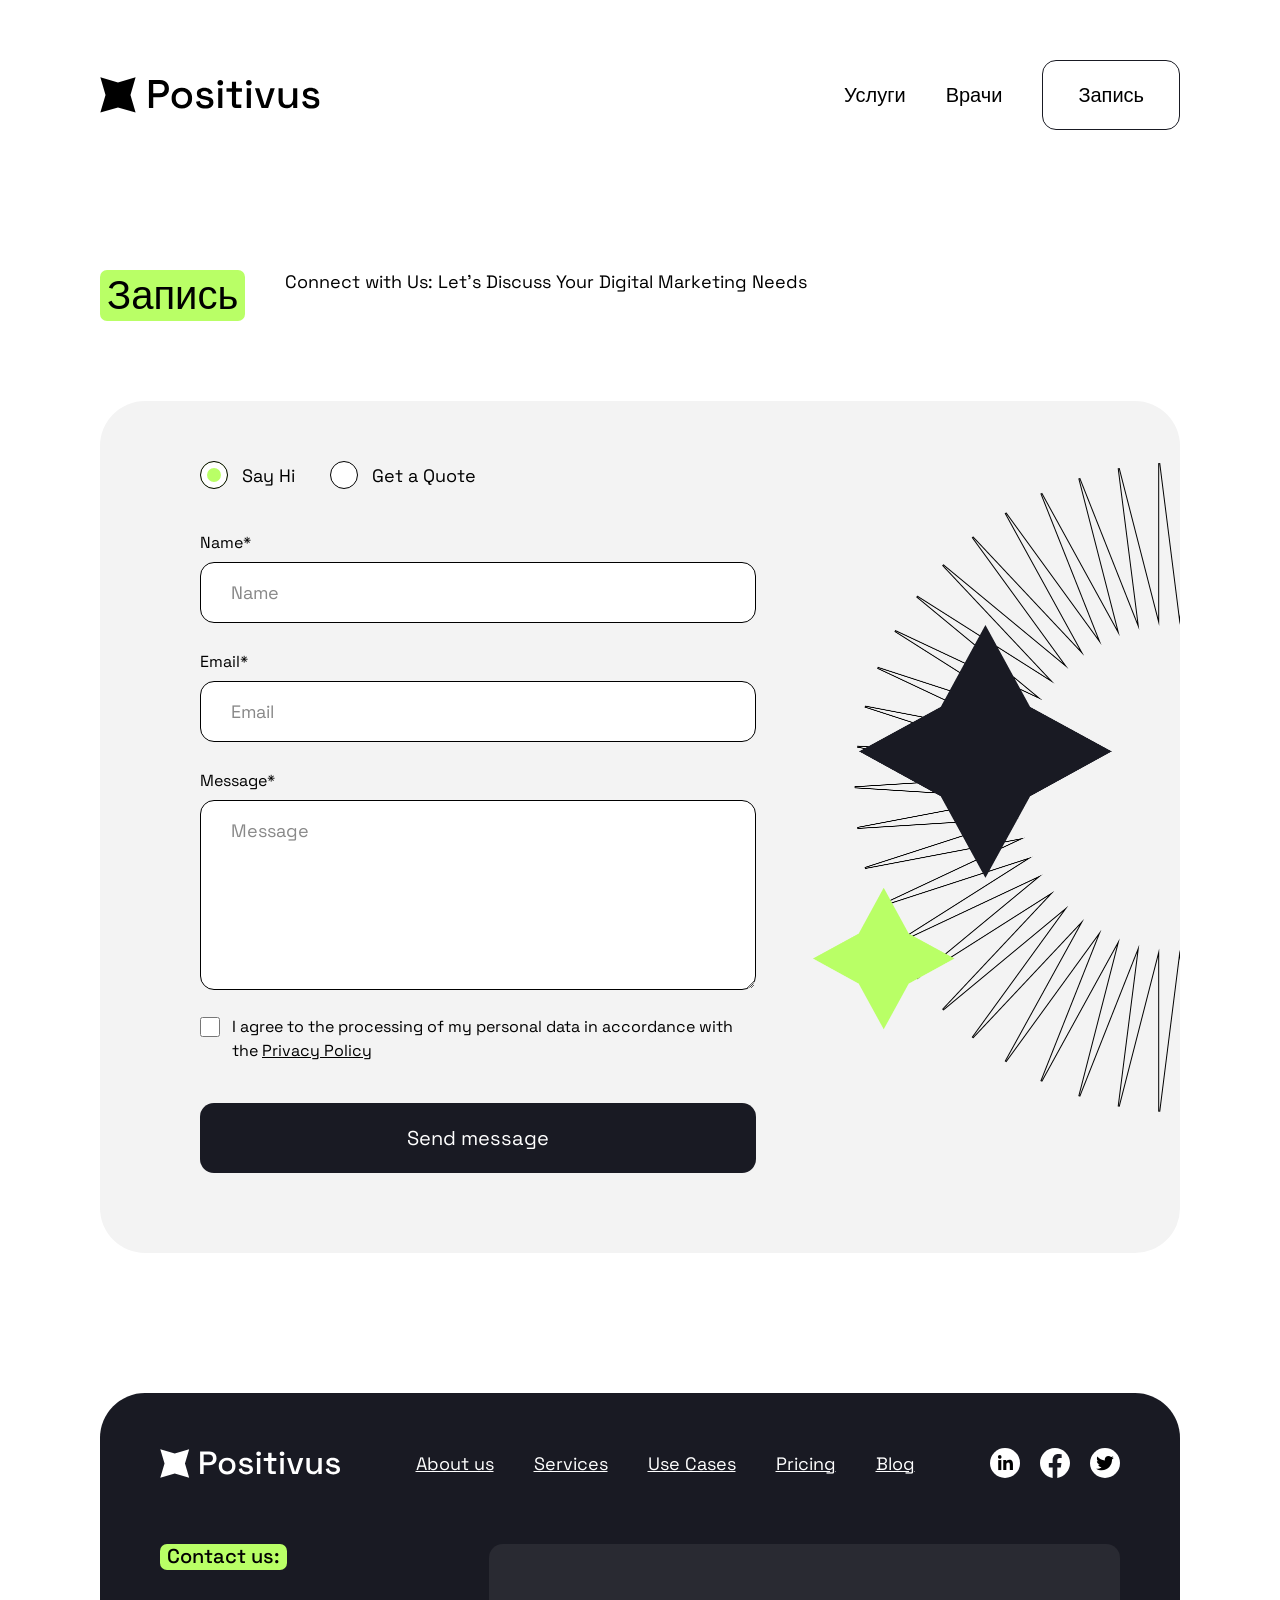
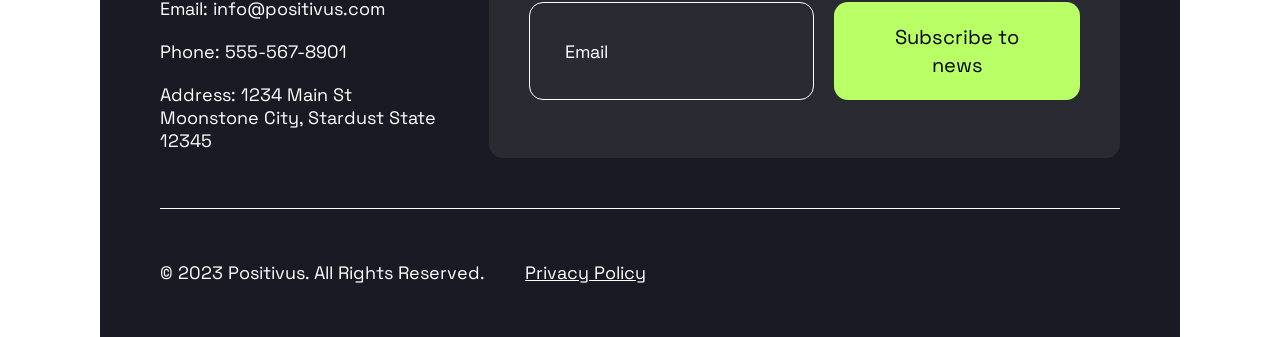
<file: contact-us.html>
<!DOCTYPE html>
<html lang="en">
<head>
    <meta charset="UTF-8">
    <meta name="viewport" content="width=device-width, initial-scale=1.0">
    <title>Contact Us</title>
    <link rel="preconnect" href="https://fonts.gstatic.com" crossorigin>
    <link href="https://fonts.googleapis.com/css2?family=Space+Grotesk:wght@300..700&display=swap" rel="stylesheet">
    <link rel="stylesheet" href="sources/styles/styles.css">
</head>
<body>
    <svg hidden aria-hidden="true" focusable="false">
        <symbol id="icon-arrow" viewBox="0 0 21 20">
            <path d="M0.75 13.6956C0.0325611 14.1098 -0.213252 15.0272 0.200962 15.7446C0.615175 16.4621 1.53256 16.7079 2.25 16.2937L1.5 14.9946L0.75 13.6956ZM1.5 14.9946L2.25 16.2937L19.5705 6.29367L18.8205 4.99463L18.0705 3.69559L0.75 13.6956L1.5 14.9946ZM20.2694 5.38286C20.4838 4.58266 20.0089 3.76015 19.2087 3.54574L6.16874 0.051683C5.36854 -0.16273 4.54603 0.312144 4.33162 1.11234C4.11721 1.91254 4.59208 2.73505 5.39228 2.94946L16.9834 6.05529L13.8776 17.6464C13.6631 18.4466 14.138 19.2691 14.9382 19.4835C15.7384 19.6979 16.5609 19.2231 16.7753 18.4229L20.2694 5.38286Z" fill="currentColor"/>
        </symbol>
        <symbol id="icon-star" viewBox="0 0 14 14">
            <path d="M7.0099 2.05941L14 0L11.9604 7.0099L14 14L7.0099 11.9604L0 14L2.05941 7.0099L0 0L7.0099 2.05941Z" fill="currentColor"/>
        </symbol>
        <symbol id="icon-arrow-left" viewBox="0 0 20 14">
            <path d="M19 7H1M7 1L1 7l6 6" fill="none" stroke="currentColor" stroke-width="2" stroke-linecap="round" stroke-linejoin="round"/>
        </symbol>
        <symbol id="icon-arrow-right" viewBox="0 0 20 14">
            <path d="M1 7h18M13 1l6 6-6 6" fill="none" stroke="currentColor" stroke-width="2" stroke-linecap="round" stroke-linejoin="round"/>
        </symbol>
    </svg>

    <header class="header container">
        <a class="header__logo" href="index.html"><img src="sources/images/logos/positivus-logo.svg" alt="Positivus" width="220" height="56"></a>
        <nav class="header__nav nav" aria-label="Main">
            <ul class="nav__list">
                <li class="nav__item"><a class="nav__link" href="services.html">Услуги</a></li>
                <li class="nav__item"><a class="nav__link" href="use-cases.html">Врачи</a></li>
            </ul>
        </nav>
        <a class="header__button button button_theme_outline" href="contact-us.html">Запись</a>
    </header>

    <main>
        <section class="contact-us container" id="contact">
            <div class="section-header">
                <h2 class="section-header__title">Запись</h2>
                <p class="section-header__text">Connect with Us: Let’s Discuss Your Digital Marketing Needs</p>
            </div>

            <div class="contact-us__box">
                <form class="contact-form" action="#" method="post" name="contact-form">
                    <fieldset class="contact-form__request-type">
                        <legend class="visually-hidden">Request type</legend>
                        <label class="radio">
                            <input class="radio__input" type="radio" name="request-type" value="say-hi" checked>
                            <span class="radio__text">Say Hi</span>
                        </label>
                        <label class="radio">
                            <input class="radio__input" type="radio" name="request-type" value="get-quote">
                            <span class="radio__text">Get a Quote</span>
                        </label>
                    </fieldset>

                    <div class="field">
                        <label class="field__label" for="contact-name">Name<span class="field__required" aria-hidden="true">*</span></label>
                        <input class="field__input" type="text" id="contact-name" name="name" placeholder="Name" autocomplete="name" required>
                    </div>

                    <div class="field">
                        <label class="field__label" for="contact-email">Email<span class="field__required" aria-hidden="true">*</span></label>
                        <input class="field__input" type="email" id="contact-email" name="email" placeholder="Email" autocomplete="email" required>
                    </div>

                    <div class="field">
                        <label class="field__label" for="contact-message">Message<span class="field__required" aria-hidden="true">*</span></label>
                        <textarea class="field__input field__input_type_textarea" id="contact-message" name="message" placeholder="Message" rows="5" required></textarea>
                    </div>

                    <label class="checkbox">
                        <input class="checkbox__input" type="checkbox" name="privacy" required>
                        <span class="checkbox__text">I agree to the processing of my personal data in accordance with the <a class="checkbox__link" href="#">Privacy Policy</a></span>
                    </label>

                    <button class="contact-form__button button button_theme_dark" type="submit">Send message</button>
                </form>

                <img class="contact-us__image" src="sources/images/pictures/contact-us-pic.png" alt="" width="692" height="648" loading="lazy">
            </div>
        </section>

    </main>

    <footer class="footer container">
        <div class="footer__content">
            <div class="footer__top">
                <a class="footer__logo" href="#"><img src="sources/images/logos/positivus-logo-white.svg" alt="Positivus" width="180" height="29"></a>
                <nav class="footer__nav nav nav_theme_dark" aria-label="Footer">
                    <ul class="nav__list">
                        <li class="nav__item"><a class="nav__link" href="#">About us</a></li>
                        <li class="nav__item"><a class="nav__link" href="#services">Services</a></li>
                        <li class="nav__item"><a class="nav__link" href="#case-studies">Use Cases</a></li>
                        <li class="nav__item"><a class="nav__link" href="#">Pricing</a></li>
                        <li class="nav__item"><a class="nav__link" href="#">Blog</a></li>
                    </ul>
                </nav>
                <ul class="footer__social">
                    <li class="footer__social-item"><a href="#"><img src="sources/images/icons/linkedin-icon-white.svg" alt="Positivus on LinkedIn" width="30" height="30"></a></li>
                    <li class="footer__social-item"><a href="#"><img src="sources/images/icons/facebook-icon.svg" alt="Positivus on Facebook" width="30" height="30"></a></li>
                    <li class="footer__social-item"><a href="#"><img src="sources/images/icons/twitter-icon.svg" alt="Positivus on Twitter" width="30" height="30"></a></li>
                </ul>
            </div>

            <div class="footer__middle">
                <div class="footer__contacts">
                    <h2 class="footer__title">Contact us:</h2>
                    <address class="footer__address">
                        <p class="footer__text">Email: <a class="footer__link" href="mailto:info@positivus.com">info@positivus.com</a></p>
                        <p class="footer__text">Phone: <a class="footer__link" href="tel:+15555678901">555-567-8901</a></p>
                        <p class="footer__text">Address: 1234 Main St<br>Moonstone City, Stardust State 12345</p>
                    </address>
                </div>

                <form class="subscription" action="#" method="post" name="subscription-form">
                    <label class="visually-hidden" for="subscription-email">Email</label>
                    <input class="subscription__input" type="email" id="subscription-email" name="email" placeholder="Email" autocomplete="email" required>
                    <button class="subscription__button button button_theme_green" type="submit">Subscribe to news</button>
                </form>
            </div>

            <div class="footer__bottom">
                <p class="footer__copyright">© 2023 Positivus. All Rights Reserved.</p>
                <a class="footer__link footer__link_underline" href="#">Privacy Policy</a>
            </div>
        </div>
    </footer>
    
</body>
</html>
</file>
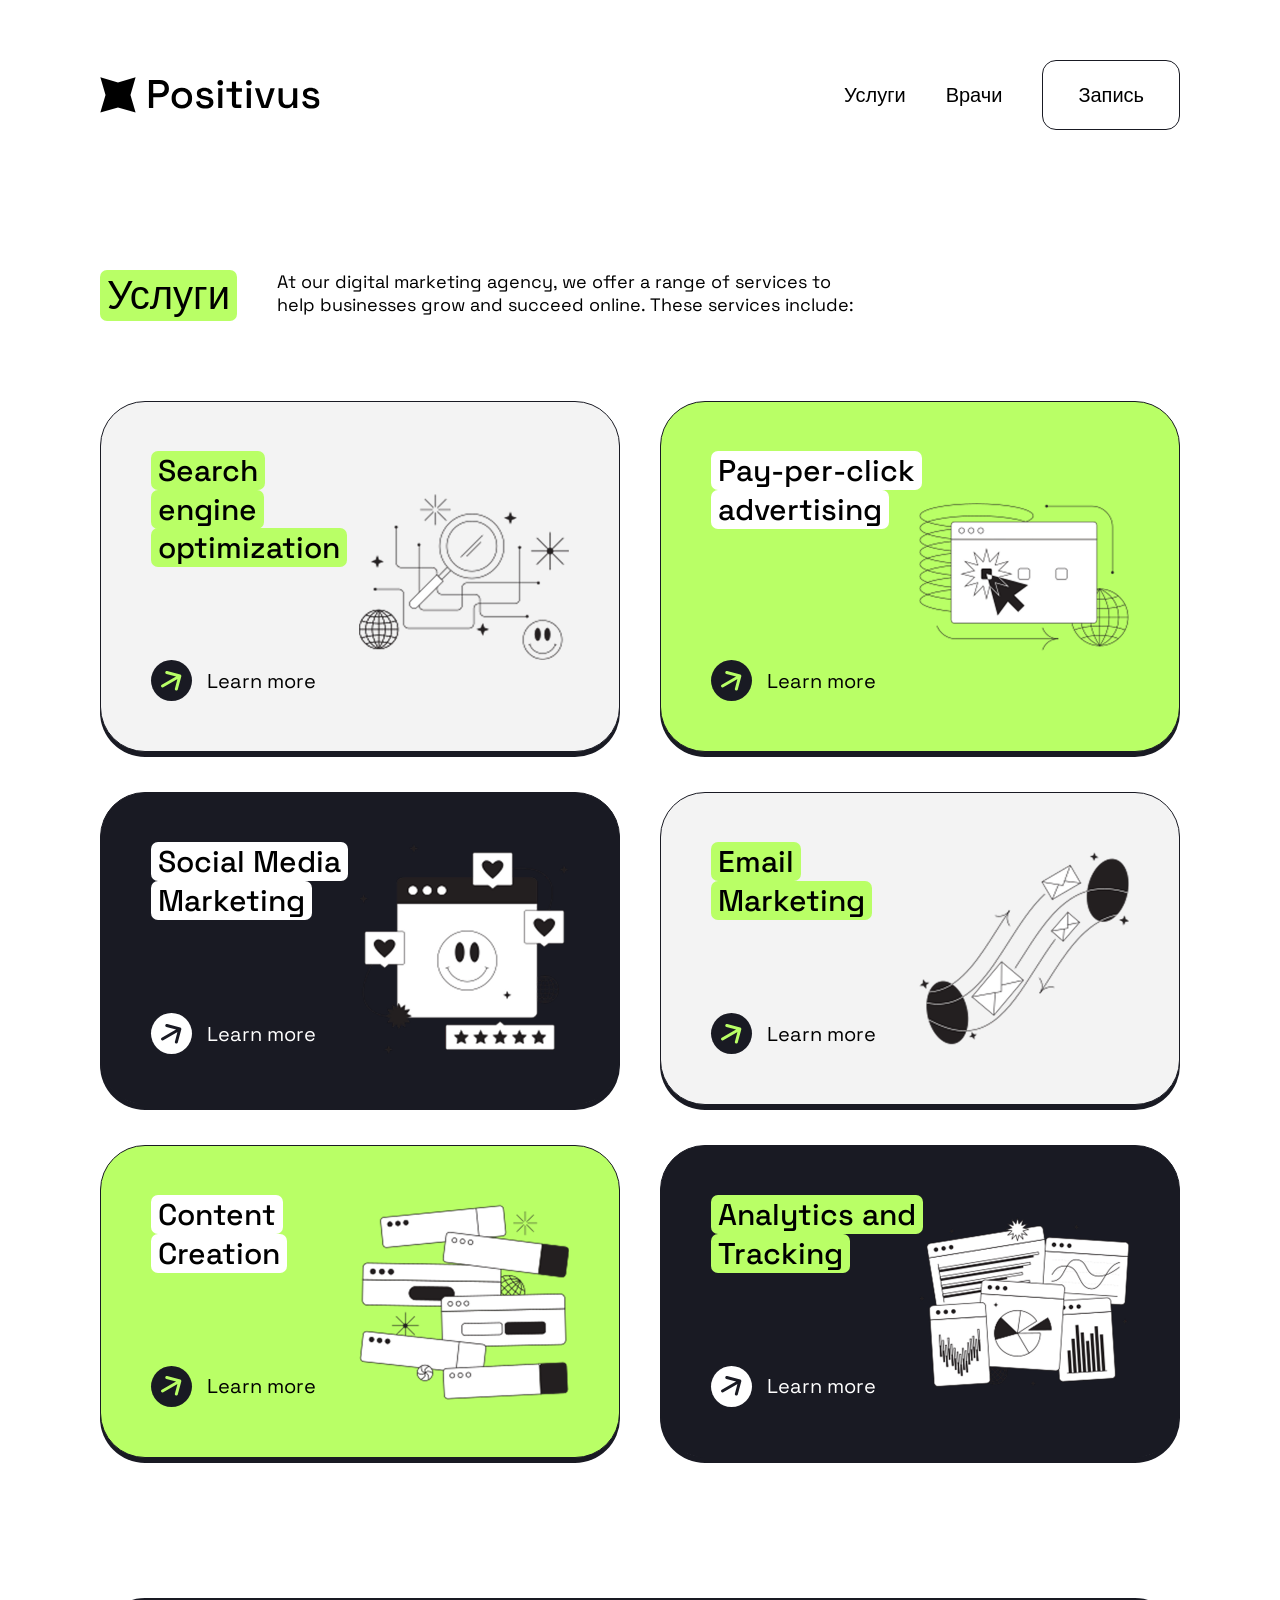
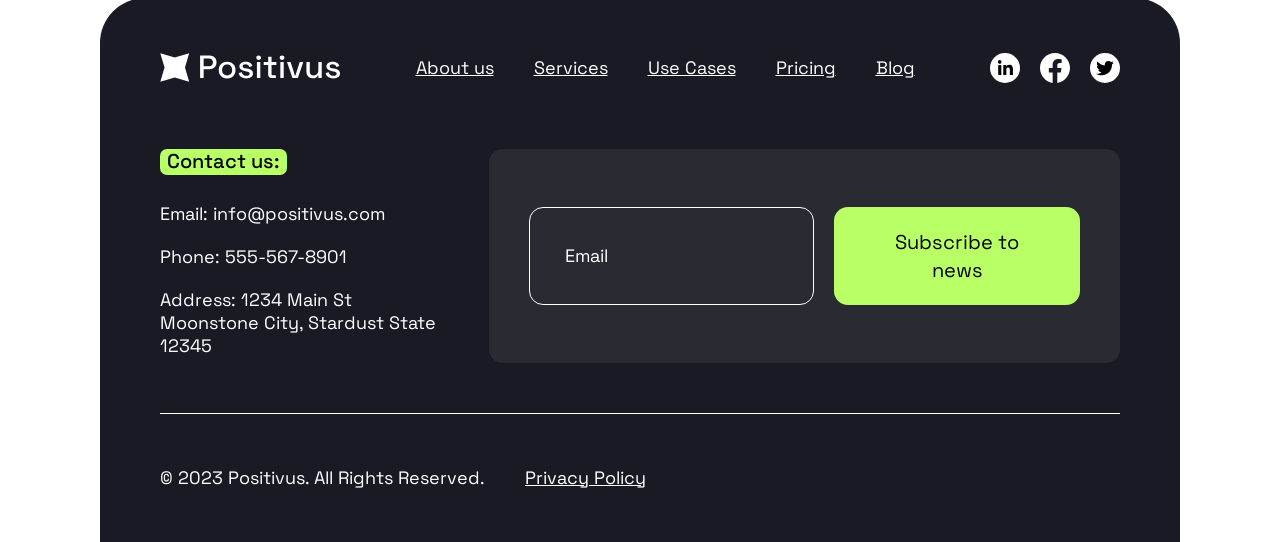
<file: services.html>
<!DOCTYPE html>
<html lang="en">
<head>
    <meta charset="UTF-8">
    <meta name="viewport" content="width=device-width, initial-scale=1.0">
    <title>Services</title>
    <link rel="preconnect" href="https://fonts.gstatic.com" crossorigin>
    <link href="https://fonts.googleapis.com/css2?family=Space+Grotesk:wght@300..700&display=swap" rel="stylesheet">
    <link rel="stylesheet" href="sources/styles/styles.css">
</head>
<body>
    <svg hidden aria-hidden="true" focusable="false">
        <symbol id="icon-arrow" viewBox="0 0 21 20">
            <path d="M0.75 13.6956C0.0325611 14.1098 -0.213252 15.0272 0.200962 15.7446C0.615175 16.4621 1.53256 16.7079 2.25 16.2937L1.5 14.9946L0.75 13.6956ZM1.5 14.9946L2.25 16.2937L19.5705 6.29367L18.8205 4.99463L18.0705 3.69559L0.75 13.6956L1.5 14.9946ZM20.2694 5.38286C20.4838 4.58266 20.0089 3.76015 19.2087 3.54574L6.16874 0.051683C5.36854 -0.16273 4.54603 0.312144 4.33162 1.11234C4.11721 1.91254 4.59208 2.73505 5.39228 2.94946L16.9834 6.05529L13.8776 17.6464C13.6631 18.4466 14.138 19.2691 14.9382 19.4835C15.7384 19.6979 16.5609 19.2231 16.7753 18.4229L20.2694 5.38286Z" fill="currentColor"/>
        </symbol>
        <symbol id="icon-star" viewBox="0 0 14 14">
            <path d="M7.0099 2.05941L14 0L11.9604 7.0099L14 14L7.0099 11.9604L0 14L2.05941 7.0099L0 0L7.0099 2.05941Z" fill="currentColor"/>
        </symbol>
        <symbol id="icon-arrow-left" viewBox="0 0 20 14">
            <path d="M19 7H1M7 1L1 7l6 6" fill="none" stroke="currentColor" stroke-width="2" stroke-linecap="round" stroke-linejoin="round"/>
        </symbol>
        <symbol id="icon-arrow-right" viewBox="0 0 20 14">
            <path d="M1 7h18M13 1l6 6-6 6" fill="none" stroke="currentColor" stroke-width="2" stroke-linecap="round" stroke-linejoin="round"/>
        </symbol>
    </svg>

    <header class="header container">
        <a class="header__logo" href="index.html"><img src="sources/images/logos/positivus-logo.svg" alt="Positivus" width="220" height="56"></a>
        <nav class="header__nav nav" aria-label="Main">
            <ul class="nav__list">
                <li class="nav__item"><a class="nav__link" href="services.html">Услуги</a></li>
                <li class="nav__item"><a class="nav__link" href="use-cases.html">Врачи</a></li>
            </ul>
        </nav>
        <a class="header__button button button_theme_outline" href="contact-us.html">Запись</a>
    </header>

    <main>
        <section class="services container" id="services">
            <div class="section-header">
                <h2 class="section-header__title">Услуги</h2>
                <p class="section-header__text">At our digital marketing agency, we offer a range of services to help businesses grow and succeed online. These services include:</p>
            </div>

            <ul class="services__list">
                <li class="services__item">
                    <article class="service-card service-card_theme_grey">
                        <h3 class="service-card__title"><span class="service-card__title-text">Search engine optimization</span></h3>
                        <img class="service-card__image" src="sources/images/pictures/search-engine-pic.png" alt="" width="210" height="170" loading="lazy">
                        <a class="service-card__link" href="#" aria-label="Learn more about Search engine optimization">
                            <span class="service-card__icon" aria-hidden="true"><svg width="21" height="20"><use href="#icon-arrow"></use></svg></span>
                            <span class="service-card__link-text">Learn more</span>
                        </a>
                    </article>
                </li>

                <li class="services__item">
                    <article class="service-card service-card_theme_green">
                        <h3 class="service-card__title"><span class="service-card__title-text">Pay-per-click advertising</span></h3>
                        <img class="service-card__image" src="sources/images/pictures/pay-per-click-pic.png" alt="" width="210" height="148" loading="lazy">
                        <a class="service-card__link" href="#" aria-label="Learn more about Pay-per-click advertising">
                            <span class="service-card__icon" aria-hidden="true"><svg width="21" height="20"><use href="#icon-arrow"></use></svg></span>
                            <span class="service-card__link-text">Learn more</span>
                        </a>
                    </article>
                </li>

                <li class="services__item">
                    <article class="service-card service-card_theme_dark">
                        <h3 class="service-card__title"><span class="service-card__title-text">Social Media Marketing</span></h3>
                        <img class="service-card__image" src="sources/images/pictures/social-media-pic.png" alt="" width="210" height="210" loading="lazy">
                        <a class="service-card__link" href="#" aria-label="Learn more about Social Media Marketing">
                            <span class="service-card__icon" aria-hidden="true"><svg width="21" height="20"><use href="#icon-arrow"></use></svg></span>
                            <span class="service-card__link-text">Learn more</span>
                        </a>
                    </article>
                </li>

                <li class="services__item">
                    <article class="service-card service-card_theme_grey">
                        <h3 class="service-card__title"><span class="service-card__title-text">Email Marketing</span></h3>
                        <img class="service-card__image" src="sources/images/pictures/email-marketing-pic.png" alt="" width="210" height="193" loading="lazy">
                        <a class="service-card__link" href="#" aria-label="Learn more about Email Marketing">
                            <span class="service-card__icon" aria-hidden="true"><svg width="21" height="20"><use href="#icon-arrow"></use></svg></span>
                            <span class="service-card__link-text">Learn more</span>
                        </a>
                    </article>
                </li>

                <li class="services__item">
                    <article class="service-card service-card_theme_green">
                        <h3 class="service-card__title"><span class="service-card__title-text">Content Creation</span></h3>
                        <img class="service-card__image" src="sources/images/pictures/content-creation-pic.png" alt="" width="210" height="196" loading="lazy">
                        <a class="service-card__link" href="#" aria-label="Learn more about Content Creation">
                            <span class="service-card__icon" aria-hidden="true"><svg width="21" height="20"><use href="#icon-arrow"></use></svg></span>
                            <span class="service-card__link-text">Learn more</span>
                        </a>
                    </article>
                </li>

                <li class="services__item">
                    <article class="service-card service-card_theme_dark service-card_label_green">
                        <h3 class="service-card__title"><span class="service-card__title-text">Analytics and Tracking</span></h3>
                        <img class="service-card__image" src="sources/images/pictures/analytics-tracking-pic.png" alt="" width="210" height="170" loading="lazy">
                        <a class="service-card__link" href="#" aria-label="Learn more about Analytics and Tracking">
                            <span class="service-card__icon" aria-hidden="true"><svg width="21" height="20"><use href="#icon-arrow"></use></svg></span>
                            <span class="service-card__link-text">Learn more</span>
                        </a>
                    </article>
                </li>
            </ul>
        </section>
    </main>

    <footer class="footer container">
        <div class="footer__content">
            <div class="footer__top">
                <a class="footer__logo" href="#"><img src="sources/images/logos/positivus-logo-white.svg" alt="Positivus" width="180" height="29"></a>
                <nav class="footer__nav nav nav_theme_dark" aria-label="Footer">
                    <ul class="nav__list">
                        <li class="nav__item"><a class="nav__link" href="#">About us</a></li>
                        <li class="nav__item"><a class="nav__link" href="#services">Services</a></li>
                        <li class="nav__item"><a class="nav__link" href="#case-studies">Use Cases</a></li>
                        <li class="nav__item"><a class="nav__link" href="#">Pricing</a></li>
                        <li class="nav__item"><a class="nav__link" href="#">Blog</a></li>
                    </ul>
                </nav>
                <ul class="footer__social">
                    <li class="footer__social-item"><a href="#"><img src="sources/images/icons/linkedin-icon-white.svg" alt="Positivus on LinkedIn" width="30" height="30"></a></li>
                    <li class="footer__social-item"><a href="#"><img src="sources/images/icons/facebook-icon.svg" alt="Positivus on Facebook" width="30" height="30"></a></li>
                    <li class="footer__social-item"><a href="#"><img src="sources/images/icons/twitter-icon.svg" alt="Positivus on Twitter" width="30" height="30"></a></li>
                </ul>
            </div>

            <div class="footer__middle">
                <div class="footer__contacts">
                    <h2 class="footer__title">Contact us:</h2>
                    <address class="footer__address">
                        <p class="footer__text">Email: <a class="footer__link" href="mailto:info@positivus.com">info@positivus.com</a></p>
                        <p class="footer__text">Phone: <a class="footer__link" href="tel:+15555678901">555-567-8901</a></p>
                        <p class="footer__text">Address: 1234 Main St<br>Moonstone City, Stardust State 12345</p>
                    </address>
                </div>

                <form class="subscription" action="#" method="post" name="subscription-form">
                    <label class="visually-hidden" for="subscription-email">Email</label>
                    <input class="subscription__input" type="email" id="subscription-email" name="email" placeholder="Email" autocomplete="email" required>
                    <button class="subscription__button button button_theme_green" type="submit">Subscribe to news</button>
                </form>
            </div>

            <div class="footer__bottom">
                <p class="footer__copyright">© 2023 Positivus. All Rights Reserved.</p>
                <a class="footer__link footer__link_underline" href="#">Privacy Policy</a>
            </div>
        </div>
    </footer>
</body>
</html>
</file>
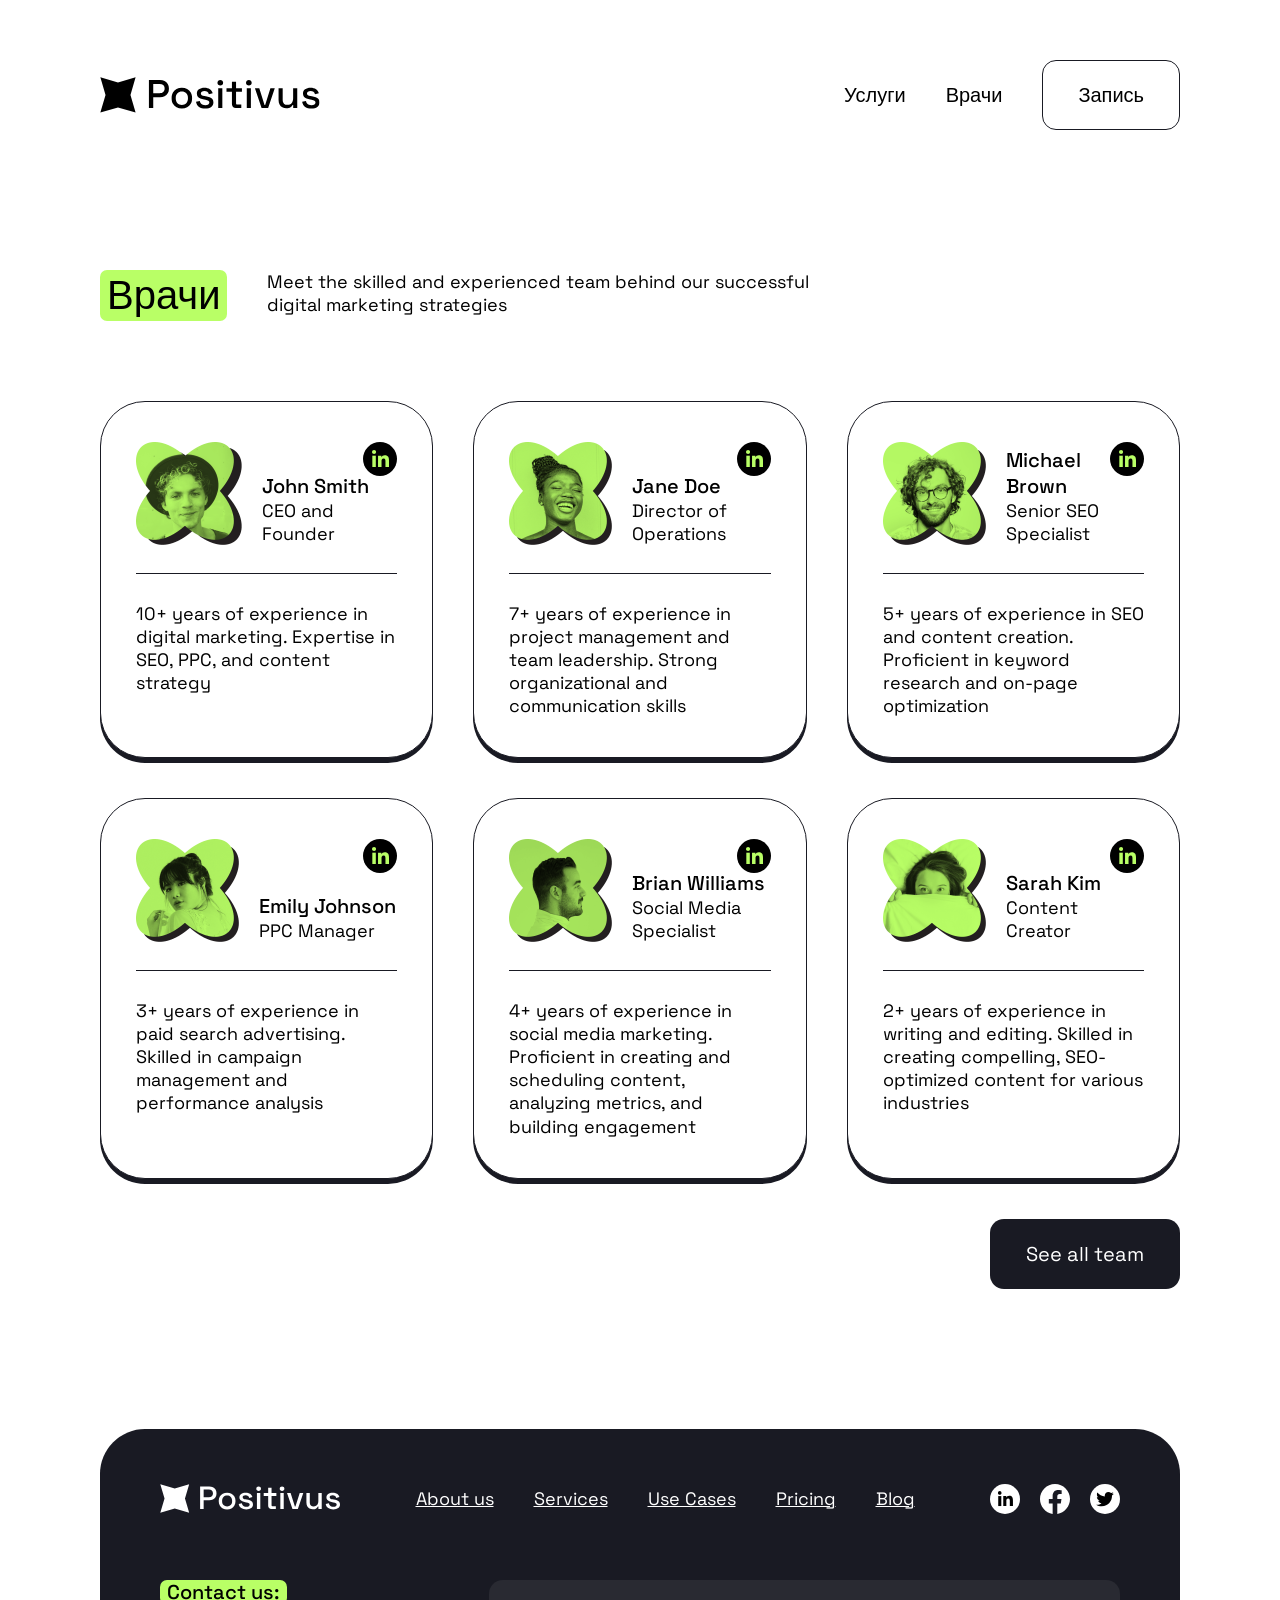
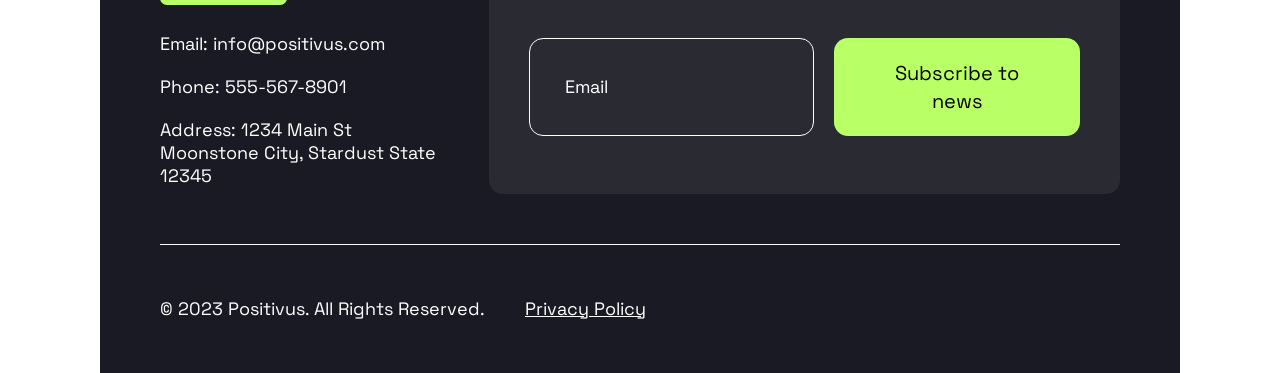
<file: use-cases.html>
<!DOCTYPE html>
<html lang="en">
<head>
    <meta charset="UTF-8">
    <meta name="viewport" content="width=device-width, initial-scale=1.0">
    <title>Use Cases</title>
    <link rel="preconnect" href="https://fonts.gstatic.com" crossorigin>
    <link href="https://fonts.googleapis.com/css2?family=Space+Grotesk:wght@300..700&display=swap" rel="stylesheet">
    <link rel="stylesheet" href="sources/styles/styles.css">
</head>
<body>
    <svg hidden aria-hidden="true" focusable="false">
        <symbol id="icon-arrow" viewBox="0 0 21 20">
            <path d="M0.75 13.6956C0.0325611 14.1098 -0.213252 15.0272 0.200962 15.7446C0.615175 16.4621 1.53256 16.7079 2.25 16.2937L1.5 14.9946L0.75 13.6956ZM1.5 14.9946L2.25 16.2937L19.5705 6.29367L18.8205 4.99463L18.0705 3.69559L0.75 13.6956L1.5 14.9946ZM20.2694 5.38286C20.4838 4.58266 20.0089 3.76015 19.2087 3.54574L6.16874 0.051683C5.36854 -0.16273 4.54603 0.312144 4.33162 1.11234C4.11721 1.91254 4.59208 2.73505 5.39228 2.94946L16.9834 6.05529L13.8776 17.6464C13.6631 18.4466 14.138 19.2691 14.9382 19.4835C15.7384 19.6979 16.5609 19.2231 16.7753 18.4229L20.2694 5.38286Z" fill="currentColor"/>
        </symbol>
        <symbol id="icon-star" viewBox="0 0 14 14">
            <path d="M7.0099 2.05941L14 0L11.9604 7.0099L14 14L7.0099 11.9604L0 14L2.05941 7.0099L0 0L7.0099 2.05941Z" fill="currentColor"/>
        </symbol>
        <symbol id="icon-arrow-left" viewBox="0 0 20 14">
            <path d="M19 7H1M7 1L1 7l6 6" fill="none" stroke="currentColor" stroke-width="2" stroke-linecap="round" stroke-linejoin="round"/>
        </symbol>
        <symbol id="icon-arrow-right" viewBox="0 0 20 14">
            <path d="M1 7h18M13 1l6 6-6 6" fill="none" stroke="currentColor" stroke-width="2" stroke-linecap="round" stroke-linejoin="round"/>
        </symbol>
    </svg>

    <header class="header container">
        <a class="header__logo" href="index.html"><img src="sources/images/logos/positivus-logo.svg" alt="Positivus" width="220" height="56"></a>
        <nav class="header__nav nav" aria-label="Main">
            <ul class="nav__list">
                <li class="nav__item"><a class="nav__link" href="services.html">Услуги</a></li>
                <li class="nav__item"><a class="nav__link" href="use-cases.html">Врачи</a></li>
            </ul>
        </nav>
        <a class="header__button button button_theme_outline" href="contact-us.html">Запись</a>
    </header>

    <main>
        <section class="team container" id="team">
            <div class="section-header">
                <h2 class="section-header__title">Врачи</h2>
                <p class="section-header__text">Meet the skilled and experienced team behind our successful digital marketing strategies</p>
            </div>

            <ul class="team__list">
                <li class="team__item">
                    <article class="team-card">
                        <div class="team-card__person">
                            <img class="team-card__photo" src="sources/images/team/first-team-member-pic.png" alt="" width="106" height="103" loading="lazy">
                            <div class="team-card__info">
                                <h3 class="team-card__name">John Smith</h3>
                                <p class="team-card__position">CEO and Founder</p>
                            </div>
                            <a class="team-card__social" href="#"><img src="sources/images/icons/linkedin-icon.svg" alt="John Smith on LinkedIn" width="34" height="34"></a>
                        </div>
                        <p class="team-card__bio">10+ years of experience in digital marketing. Expertise in SEO, PPC, and content strategy</p>
                    </article>
                </li>

                <li class="team__item">
                    <article class="team-card">
                        <div class="team-card__person">
                            <img class="team-card__photo" src="sources/images/team/second-team-member-pic.png" alt="" width="103" height="103" loading="lazy">
                            <div class="team-card__info">
                                <h3 class="team-card__name">Jane Doe</h3>
                                <p class="team-card__position">Director of Operations</p>
                            </div>
                            <a class="team-card__social" href="#"><img src="sources/images/icons/linkedin-icon.svg" alt="Jane Doe on LinkedIn" width="34" height="34"></a>
                        </div>
                        <p class="team-card__bio">7+ years of experience in project management and team leadership. Strong organizational and communication skills</p>
                    </article>
                </li>

                <li class="team__item">
                    <article class="team-card">
                        <div class="team-card__person">
                            <img class="team-card__photo" src="sources/images/team/third-team-member-pic.png" alt="" width="103" height="103" loading="lazy">
                            <div class="team-card__info">
                                <h3 class="team-card__name">Michael Brown</h3>
                                <p class="team-card__position">Senior SEO Specialist</p>
                            </div>
                            <a class="team-card__social" href="#"><img src="sources/images/icons/linkedin-icon.svg" alt="Michael Brown on LinkedIn" width="34" height="34"></a>
                        </div>
                        <p class="team-card__bio">5+ years of experience in SEO and content creation. Proficient in keyword research and on-page optimization</p>
                    </article>
                </li>

                <li class="team__item">
                    <article class="team-card">
                        <div class="team-card__person">
                            <img class="team-card__photo" src="sources/images/team/fourth-team-member-pic.png" alt="" width="103" height="103" loading="lazy">
                            <div class="team-card__info">
                                <h3 class="team-card__name">Emily Johnson</h3>
                                <p class="team-card__position">PPC Manager</p>
                            </div>
                            <a class="team-card__social" href="#"><img src="sources/images/icons/linkedin-icon.svg" alt="Emily Johnson on LinkedIn" width="34" height="34"></a>
                        </div>
                        <p class="team-card__bio">3+ years of experience in paid search advertising. Skilled in campaign management and performance analysis</p>
                    </article>
                </li>

                <li class="team__item">
                    <article class="team-card">
                        <div class="team-card__person">
                            <img class="team-card__photo" src="sources/images/team/fifth-team-member-pic.png" alt="" width="103" height="103" loading="lazy">
                            <div class="team-card__info">
                                <h3 class="team-card__name">Brian Williams</h3>
                                <p class="team-card__position">Social Media Specialist</p>
                            </div>
                            <a class="team-card__social" href="#"><img src="sources/images/icons/linkedin-icon.svg" alt="Brian Williams on LinkedIn" width="34" height="34"></a>
                        </div>
                        <p class="team-card__bio">4+ years of experience in social media marketing. Proficient in creating and scheduling content, analyzing metrics, and building engagement</p>
                    </article>
                </li>

                <li class="team__item">
                    <article class="team-card">
                        <div class="team-card__person">
                            <img class="team-card__photo" src="sources/images/team/sixth-team-member-pic.png" alt="" width="103" height="103" loading="lazy">
                            <div class="team-card__info">
                                <h3 class="team-card__name">Sarah Kim</h3>
                                <p class="team-card__position">Content Creator</p>
                            </div>
                            <a class="team-card__social" href="#"><img src="sources/images/icons/linkedin-icon.svg" alt="Sarah Kim on LinkedIn" width="34" height="34"></a>
                        </div>
                        <p class="team-card__bio">2+ years of experience in writing and editing. Skilled in creating compelling, SEO-optimized content for various industries</p>
                    </article>
                </li>
            </ul>

            <a class="team__button button button_theme_dark" href="#">See all team</a>
        </section>

    </main>

    <footer class="footer container">
        <div class="footer__content">
            <div class="footer__top">
                <a class="footer__logo" href="#"><img src="sources/images/logos/positivus-logo-white.svg" alt="Positivus" width="180" height="29"></a>
                <nav class="footer__nav nav nav_theme_dark" aria-label="Footer">
                    <ul class="nav__list">
                        <li class="nav__item"><a class="nav__link" href="#">About us</a></li>
                        <li class="nav__item"><a class="nav__link" href="#services">Services</a></li>
                        <li class="nav__item"><a class="nav__link" href="#case-studies">Use Cases</a></li>
                        <li class="nav__item"><a class="nav__link" href="#">Pricing</a></li>
                        <li class="nav__item"><a class="nav__link" href="#">Blog</a></li>
                    </ul>
                </nav>
                <ul class="footer__social">
                    <li class="footer__social-item"><a href="#"><img src="sources/images/icons/linkedin-icon-white.svg" alt="Positivus on LinkedIn" width="30" height="30"></a></li>
                    <li class="footer__social-item"><a href="#"><img src="sources/images/icons/facebook-icon.svg" alt="Positivus on Facebook" width="30" height="30"></a></li>
                    <li class="footer__social-item"><a href="#"><img src="sources/images/icons/twitter-icon.svg" alt="Positivus on Twitter" width="30" height="30"></a></li>
                </ul>
            </div>

            <div class="footer__middle">
                <div class="footer__contacts">
                    <h2 class="footer__title">Contact us:</h2>
                    <address class="footer__address">
                        <p class="footer__text">Email: <a class="footer__link" href="mailto:info@positivus.com">info@positivus.com</a></p>
                        <p class="footer__text">Phone: <a class="footer__link" href="tel:+15555678901">555-567-8901</a></p>
                        <p class="footer__text">Address: 1234 Main St<br>Moonstone City, Stardust State 12345</p>
                    </address>
                </div>

                <form class="subscription" action="#" method="post" name="subscription-form">
                    <label class="visually-hidden" for="subscription-email">Email</label>
                    <input class="subscription__input" type="email" id="subscription-email" name="email" placeholder="Email" autocomplete="email" required>
                    <button class="subscription__button button button_theme_green" type="submit">Subscribe to news</button>
                </form>
            </div>

            <div class="footer__bottom">
                <p class="footer__copyright">© 2023 Positivus. All Rights Reserved.</p>
                <a class="footer__link footer__link_underline" href="#">Privacy Policy</a>
            </div>
        </div>
    </footer>
    
</body>
</html>
</file>
<file: sources/styles/styles.css>
:root {
    --color-green: #B9FF66;
    --color-dark: #191A23;
    --color-grey: #F3F3F3;
    --color-black: #000;
    --color-white: #fff;
    --color-placeholder: #898989;
    --color-surface: #292A32;
    --color-error: #D12D2D;
    --color-dark-hover: #2E2F3A;
    --color-dark-active: #0D0E14;
    --color-green-hover: #A6F24D;
    --color-green-active: #8FDC33;
}

*, *::before, *::after {
    box-sizing: border-box;
}

body,
h1, h2, h3,
p,
figure,
blockquote,
ul, ol,
fieldset,
address {
    margin: 0;
}

ul,
ol {
    padding: 0;
    list-style: none;
}

fieldset {
    min-width: 0;
    padding: 0;
    border: 0;
}

address {
    font-style: normal;
}

img {
    display: block;
    max-width: 100%;
    height: auto;
}

svg {
    display: block;
}

[hidden] {
    display: none;
}

a {
    color: inherit;
}

button,
input,
textarea {
    font: inherit;
    color: inherit;
}

button {
    padding: 0;
    border: 0;
    background: none;
    cursor: pointer;
}

html {
    font-size: 100%;
}

body {
    font-family: "Space Grotesk", Arial, sans-serif;
    font-size: 1.125rem;
    line-height: 1.28;
    color: var(--color-black);
    background-color: var(--color-white);
}

:focus-visible {
    outline: 2px solid var(--focus-color, var(--color-dark));
    outline-offset: 3px;
}

.container {
    width: 100%;
    max-width: 1440px;
    margin-inline: auto;
    padding-inline: 100px;
}

.visually-hidden {
    position: absolute;
    width: 1px;
    height: 1px;
    margin: -1px;
    overflow: hidden;
    clip: rect(0 0 0 0);
    white-space: nowrap;
}

.button {
    display: inline-flex;
    align-items: center;
    justify-content: center;
    padding: 20px 35px;
    border: 1px solid transparent;
    border-radius: 14px;
    font-size: 1.25rem;
    line-height: 1.4;
    text-align: center;
    text-decoration: none;
    color: var(--button-color);
    background-color: var(--button-bg);
    cursor: pointer;
    transition: background-color 0.15s ease, color 0.15s ease, transform 0.15s ease;
}

.button:active {
    transform: scale(0.98);
}

.button:disabled,
.button[aria-disabled="true"] {
    opacity: 0.5;
    cursor: not-allowed;
    pointer-events: none;
}

.button_loading {
    position: relative;
    color: transparent;
    pointer-events: none;
}

.button_loading::after {
    content: "";
    position: absolute;
    width: 22px;
    height: 22px;
    border: 2px solid var(--button-color);
    border-right-color: transparent;
    border-radius: 50%;
    animation: spin 0.7s linear infinite;
}

.button_theme_dark {
    --button-color: var(--color-white);
    --button-bg: var(--color-dark);
}

.button_theme_dark:hover {
    --button-bg: var(--color-dark-hover);
}

.button_theme_dark:active {
    --button-bg: var(--color-dark-active);
}

.button_theme_green {
    --button-color: var(--color-black);
    --button-bg: var(--color-green);
}

.button_theme_green:hover {
    --button-bg: var(--color-green-hover);
}

.button_theme_green:active {
    --button-bg: var(--color-green-active);
}

.button_theme_outline {
    --button-color: var(--color-black);
    --button-bg: transparent;
    border-color: var(--color-dark);
}

.button_theme_outline:hover {
    --button-color: var(--color-white);
    --button-bg: var(--color-dark);
}

.button_theme_outline:active {
    --button-bg: var(--color-dark-active);
}

.nav__list {
    display: flex;
    gap: 40px;
}

.nav__link {
    font-size: 1.25rem;
    line-height: 1.4;
    color: var(--color-black);
    text-decoration: none;
}

.nav__link:hover {
    text-decoration: underline;
    text-underline-offset: 6px;
}

.nav_theme_dark .nav__link {
    font-size: 1.125rem;
    line-height: 1.28;
    color: var(--color-white);
    text-decoration: underline;
}

.nav_theme_dark .nav__link:hover {
    color: var(--color-green);
}

.section-header {
    display: flex;
    align-items: flex-start;
    gap: 40px;
    margin-bottom: 80px;
}

.section-header__title {
    flex-shrink: 0;
    padding: 0 7px;
    border-radius: 7px;
    font-size: 2.5rem;
    font-weight: 500;
    line-height: 1.28;
    background-color: var(--color-green);
}

.section-header__text {
    max-width: 580px;
}

.header {
    display: flex;
    align-items: center;
    gap: 40px;
    margin-top: 60px;
}

.header__logo {
    margin-right: auto;
}

.introduction {
    display: grid;
    grid-template-columns: 1fr 600px;
    grid-template-rows: auto auto 1fr;
    column-gap: 40px;
    row-gap: 35px;
    margin-top: 70px;
}

.introduction__slogan {
    grid-column: 1;
    grid-row: 1;
    max-width: 531px;
    font-size: 3.75rem;
    font-weight: 500;
    line-height: 1.28;
}

.introduction__description {
    grid-column: 1;
    grid-row: 2;
    max-width: 498px;
    font-size: 1.25rem;
    line-height: 1.4;
}

.introduction__button {
    grid-column: 1;
    grid-row: 3;
    align-self: start;
    justify-self: start;
}

.introduction__image {
    grid-column: 2;
    grid-row: 1 / 4;
    justify-self: end;
    width: 600px;
}

.logos {
    margin-top: 70px;
}

.logos__list {
    display: flex;
    align-items: center;
    justify-content: space-between;
}

.logos__image {
    width: auto;
    height: 48px;
    filter: grayscale(1);
}

.services {
    margin-top: 140px;
}

.services__list {
    display: grid;
    grid-template-columns: repeat(2, 1fr);
    gap: 40px;
}

.services__item {
    display: flex;
}

.service-card {
    --card-bg: var(--color-white);
    --label-bg: var(--color-white);
    --icon-bg: var(--color-dark);
    --icon-color: var(--color-green);
    --text-color: var(--color-black);

    flex: 1;
    display: grid;
    grid-template-columns: 1fr 210px;
    grid-template-rows: auto auto;
    align-content: space-between;
    row-gap: 93px;
    padding: 50px;
    border: 1px solid var(--color-dark);
    border-radius: 45px;
    color: var(--text-color);
    background-color: var(--card-bg);
    box-shadow: 0 5px 0 var(--color-dark);
}

.service-card_theme_grey {
    --card-bg: var(--color-grey);
    --label-bg: var(--color-green);
}

.service-card_theme_green {
    --card-bg: var(--color-green);
    --label-bg: var(--color-white);
}

.service-card_theme_dark {
    --card-bg: var(--color-dark);
    --label-bg: var(--color-white);
    --icon-bg: var(--color-white);
    --icon-color: var(--color-dark);
    --text-color: var(--color-white);
}

.service-card_label_green {
    --label-bg: var(--color-green);
}

.service-card__title {
    grid-column: 1;
    grid-row: 1;
    max-width: 230px;
    font-size: 1.875rem;
    font-weight: 500;
    line-height: 1.28;
    color: var(--color-black);
}

.service-card__title-text {
    padding: 0 7px;
    border-radius: 7px;
    background-color: var(--label-bg);
    -webkit-box-decoration-break: clone;
    box-decoration-break: clone;
}

.service-card__image {
    grid-column: 2;
    grid-row: 1 / 3;
    align-self: center;
    justify-self: end;
    width: 210px;
}

.service-card__link {
    grid-column: 1;
    grid-row: 2;
    justify-self: start;
    display: inline-flex;
    align-items: center;
    gap: 15px;
    font-size: 1.25rem;
    line-height: 1.4;
    text-decoration: none;
}

.service-card__icon {
    display: grid;
    place-items: center;
    width: 41px;
    height: 41px;
    border-radius: 50%;
    color: var(--icon-color);
    background-color: var(--icon-bg);
    transition: transform 0.15s ease;
}

.service-card__link:hover .service-card__icon {
    transform: scale(1.1);
}

.service-card__link:hover .service-card__link-text {
    text-decoration: underline;
    text-underline-offset: 4px;
}

.proposal {
    margin-top: 124px;
}

.proposal__box {
    position: relative;
    display: flex;
    flex-direction: column;
    align-items: flex-start;
    justify-content: center;
    gap: 26px;
    height: 347px;
    padding: 0 60px;
    border-radius: 45px;
    background-color: var(--color-grey);
}

.proposal__title {
    max-width: 500px;
    font-size: 1.875rem;
    font-weight: 500;
    line-height: 1.28;
}

.proposal__description {
    max-width: 500px;
}

.proposal__image {
    position: absolute;
    top: 50%;
    right: 0;
    width: 494px;
    max-width: none;
    transform: translateY(-50%);
    pointer-events: none;
}

.case-studies {
    margin-top: 164px;
}

.case-studies__list {
    --focus-color: var(--color-white);

    display: flex;
    gap: 129px;
    padding: 70px 60px;
    border-radius: 45px;
    color: var(--color-white);
    background-color: var(--color-dark);
}

.case-studies__item {
    position: relative;
    flex: 1 1 0;
    display: flex;
    flex-direction: column;
    align-items: flex-start;
    gap: 20px;
}

.case-studies__item:not(:first-child)::before {
    content: "";
    position: absolute;
    top: 0;
    left: -65px;
    height: 186px;
    border-left: 1px solid var(--color-white);
}

.case-studies__link {
    display: inline-flex;
    align-items: center;
    gap: 15px;
    font-size: 1.25rem;
    line-height: 1.4;
    color: var(--color-green);
    text-decoration: none;
}

.case-studies__link:hover {
    text-decoration: underline;
    text-underline-offset: 4px;
}

.working-process {
    --section-text-width: 292px;

    margin-top: 140px;
}

.working-process__list {
    display: flex;
    flex-direction: column;
    gap: 30px;
}

.process-card {
    padding: 41px 60px;
    border: 1px solid var(--color-dark);
    border-radius: 45px;
    background-color: var(--color-grey);
    box-shadow: 0 5px 0 var(--color-dark);
}

.process-card[open] {
    background-color: var(--color-green);
}

.process-card__summary {
    display: flex;
    align-items: center;
    gap: 25px;
    list-style: none;
    cursor: pointer;
}

.process-card__summary::-webkit-details-marker {
    display: none;
}

.process-card__number {
    font-size: 3.75rem;
    font-weight: 500;
    line-height: 1.28;
}

.process-card__title {
    flex: 1;
    font-size: 1.875rem;
    font-weight: 500;
    line-height: 1.28;
}

.process-card__toggle {
    flex-shrink: 0;
    display: grid;
    place-items: center;
    width: 58px;
    height: 58px;
    border: 1px solid var(--color-dark);
    border-radius: 50%;
    color: var(--color-dark);
    background-color: var(--color-grey);
}

.process-card__line-vertical {
    transition: opacity 0.15s ease;
}

.process-card[open] .process-card__line-vertical {
    opacity: 0;
}

.process-card__text {
    margin-top: 30px;
    padding-top: 30px;
    border-top: 1px solid var(--color-dark);
}

.team {
    display: flex;
    flex-direction: column;
    margin-top: 140px;
}

.team__list {
    display: grid;
    grid-template-columns: repeat(3, 1fr);
    gap: 40px;
}

.team__item {
    display: flex;
}

.team__button {
    align-self: flex-end;
    margin-top: 40px;
}

.team-card {
    flex: 1;
    display: flex;
    flex-direction: column;
    gap: 28px;
    padding: 40px 35px;
    border: 1px solid var(--color-dark);
    border-radius: 45px;
    background-color: var(--color-white);
    box-shadow: 0 5px 0 var(--color-dark);
}

.team-card__person {
    position: relative;
    display: flex;
    align-items: flex-end;
    gap: 20px;
}

.team-card__photo {
    flex-shrink: 0;
}

.team-card__name {
    font-size: 1.25rem;
    font-weight: 500;
    line-height: 1.28;
}

.team-card__social {
    position: absolute;
    top: 0;
    right: 0;
    transition: opacity 0.15s ease;
}

.team-card__social:hover {
    opacity: 0.8;
}

.team-card__bio {
    padding-top: 28px;
    border-top: 1px solid var(--color-dark);
}

.testimonials {
    --section-text-width: 473px;

    margin-top: 100px;
}

.testimonials__box {
    --focus-color: var(--color-white);

    padding: 84px 0 68px;
    overflow: hidden;
    border-radius: 45px;
    background-color: var(--color-dark);
}

.testimonials__list {
    display: flex;
    gap: 50px;
    width: max-content;
    margin-left: calc(50% - 959px);
}

.testimonials__item {
    flex: none;
    width: 606px;
}

.testimonial {
    color: var(--color-white);
}

.testimonial__quote {
    position: relative;
    padding: 48px 52px 52px;
    border: 1px solid var(--color-green);
    border-radius: 45px;
    background-color: var(--color-dark);
}

.testimonial__quote::before,
.testimonial__quote::after {
    content: "";
    position: absolute;
    top: 100%;
    clip-path: polygon(0 0, 100% 0, 50% 100%);
}

.testimonial__quote::before {
    left: 114px;
    width: 64px;
    height: 40px;
    background-color: var(--color-green);
}

.testimonial__quote::after {
    left: 115px;
    width: 62px;
    height: 38px;
    background-color: var(--color-dark);
}

.testimonial__author {
    display: flex;
    flex-direction: column;
    margin: 48px 0 0 80px;
}

.testimonial__name {
    font-size: 1.25rem;
    font-weight: 500;
    color: var(--color-green);
}

.testimonials__controls {
    display: flex;
    align-items: center;
    justify-content: space-between;
    width: 564px;
    margin: 124px auto 0;
}

.testimonials__pagination {
    display: flex;
    gap: 19px;
}

.slider-arrow {
    margin: -8px;
    padding: 8px;
    color: var(--color-white);
    transition: opacity 0.15s ease;
}

.slider-arrow:hover {
    opacity: 0.8;
}

.slider-arrow:disabled {
    opacity: 0.4;
    cursor: not-allowed;
}

.slider-dot {
    margin: -6px;
    padding: 6px;
    color: var(--color-white);
    transition: color 0.15s ease;
}

.slider-dot:hover {
    color: var(--color-grey);
}

.slider-dot[aria-current="true"] {
    color: var(--color-green);
}

.contact-us {
    --section-text-width: 323px;

    margin-top: 140px;
}

.contact-us__box {
    position: relative;
    padding: 60px 100px 80px;
    overflow: hidden;
    border-radius: 45px;
    background-color: var(--color-grey);
}

.contact-us__image {
    position: absolute;
    top: 62px;
    right: -325px;
    width: 692px;
    max-width: none;
    pointer-events: none;
}

.contact-form {
    display: flex;
    flex-direction: column;
    gap: 25px;
    width: 556px;
}

.contact-form__request-type {
    display: flex;
    gap: 35px;
    margin-bottom: 15px;
}

.contact-form__button {
    margin-top: 15px;
    width: 100%;
}

.radio {
    display: inline-flex;
    align-items: center;
    gap: 14px;
    cursor: pointer;
}

.radio__input {
    flex-shrink: 0;
    appearance: none;
    width: 28px;
    height: 28px;
    margin: 0;
    border: 1px solid var(--color-black);
    border-radius: 50%;
    background-color: var(--color-white);
    cursor: pointer;
    transition: background-color 0.15s ease;
}

.radio__input:checked {
    background-color: var(--color-green);
    box-shadow: inset 0 0 0 6px var(--color-white);
}

.field {
    display: flex;
    flex-direction: column;
    gap: 5px;
}

.field__label {
    font-size: 1rem;
    line-height: 1.75;
}

.field__input {
    width: 100%;
    padding: 18px 30px;
    border: 1px solid var(--color-black);
    border-radius: 14px;
    color: var(--color-black);
    background-color: var(--color-white);
}

.field__input::placeholder {
    color: var(--color-placeholder);
}

.field__input:user-invalid {
    border-color: var(--color-error);
}

.field__input_type_textarea {
    min-height: 190px;
    resize: vertical;
}

.checkbox {
    display: flex;
    align-items: flex-start;
    gap: 12px;
    font-size: 1rem;
    line-height: 1.5;
    cursor: pointer;
}

.checkbox__input {
    flex-shrink: 0;
    width: 20px;
    height: 20px;
    margin: 2px 0 0;
    accent-color: var(--color-dark);
    cursor: pointer;
}

.footer {
    --focus-color: var(--color-white);

    margin-top: 140px;
}

.footer__content {
    padding: 55px 60px 50px;
    border-radius: 45px 45px 0 0;
    color: var(--color-white);
    background-color: var(--color-dark);
}

.footer__top {
    display: flex;
    align-items: center;
    justify-content: space-between;
}

.footer__logo {
    display: block;
}

.footer__social {
    display: flex;
    gap: 20px;
}

.footer__middle {
    display: flex;
    align-items: flex-start;
    justify-content: space-between;
    margin-top: 66px;
}

.footer__contacts {
    display: flex;
    flex-direction: column;
    gap: 27px;
}

.footer__title {
    align-self: flex-start;
    padding: 0 7px;
    border-radius: 7px;
    font-size: 1.25rem;
    font-weight: 500;
    line-height: 1.28;
    color: var(--color-black);
    background-color: var(--color-green);
}

.footer__address {
    display: flex;
    flex-direction: column;
    gap: 20px;
}

.footer__link {
    color: inherit;
    text-decoration: none;
}

.footer__link:hover {
    text-decoration: underline;
    text-underline-offset: 4px;
}

.footer__link_underline {
    text-decoration: underline;
}

.footer__bottom {
    display: flex;
    gap: 40px;
    margin-top: 50px;
    padding-top: 50px;
    border-top: 1px solid var(--color-white);
    line-height: 1.56;
}

.subscription {
    display: flex;
    gap: 20px;
    padding: 58px 40px;
    border-radius: 14px;
    background-color: var(--color-surface);
}

.subscription__input {
    width: 285px;
    padding: 22px 35px;
    border: 1px solid var(--color-white);
    border-radius: 14px;
    color: var(--color-white);
    background-color: transparent;
}

.subscription__input::placeholder {
    color: var(--color-white);
}

@keyframes spin {
    to {
        transform: rotate(360deg);
    }
}

@media (prefers-reduced-motion: reduce) {
    *,
    *::before,
    *::after {
        transition: none !important;
        animation: none !important;
    }
}
</file>
